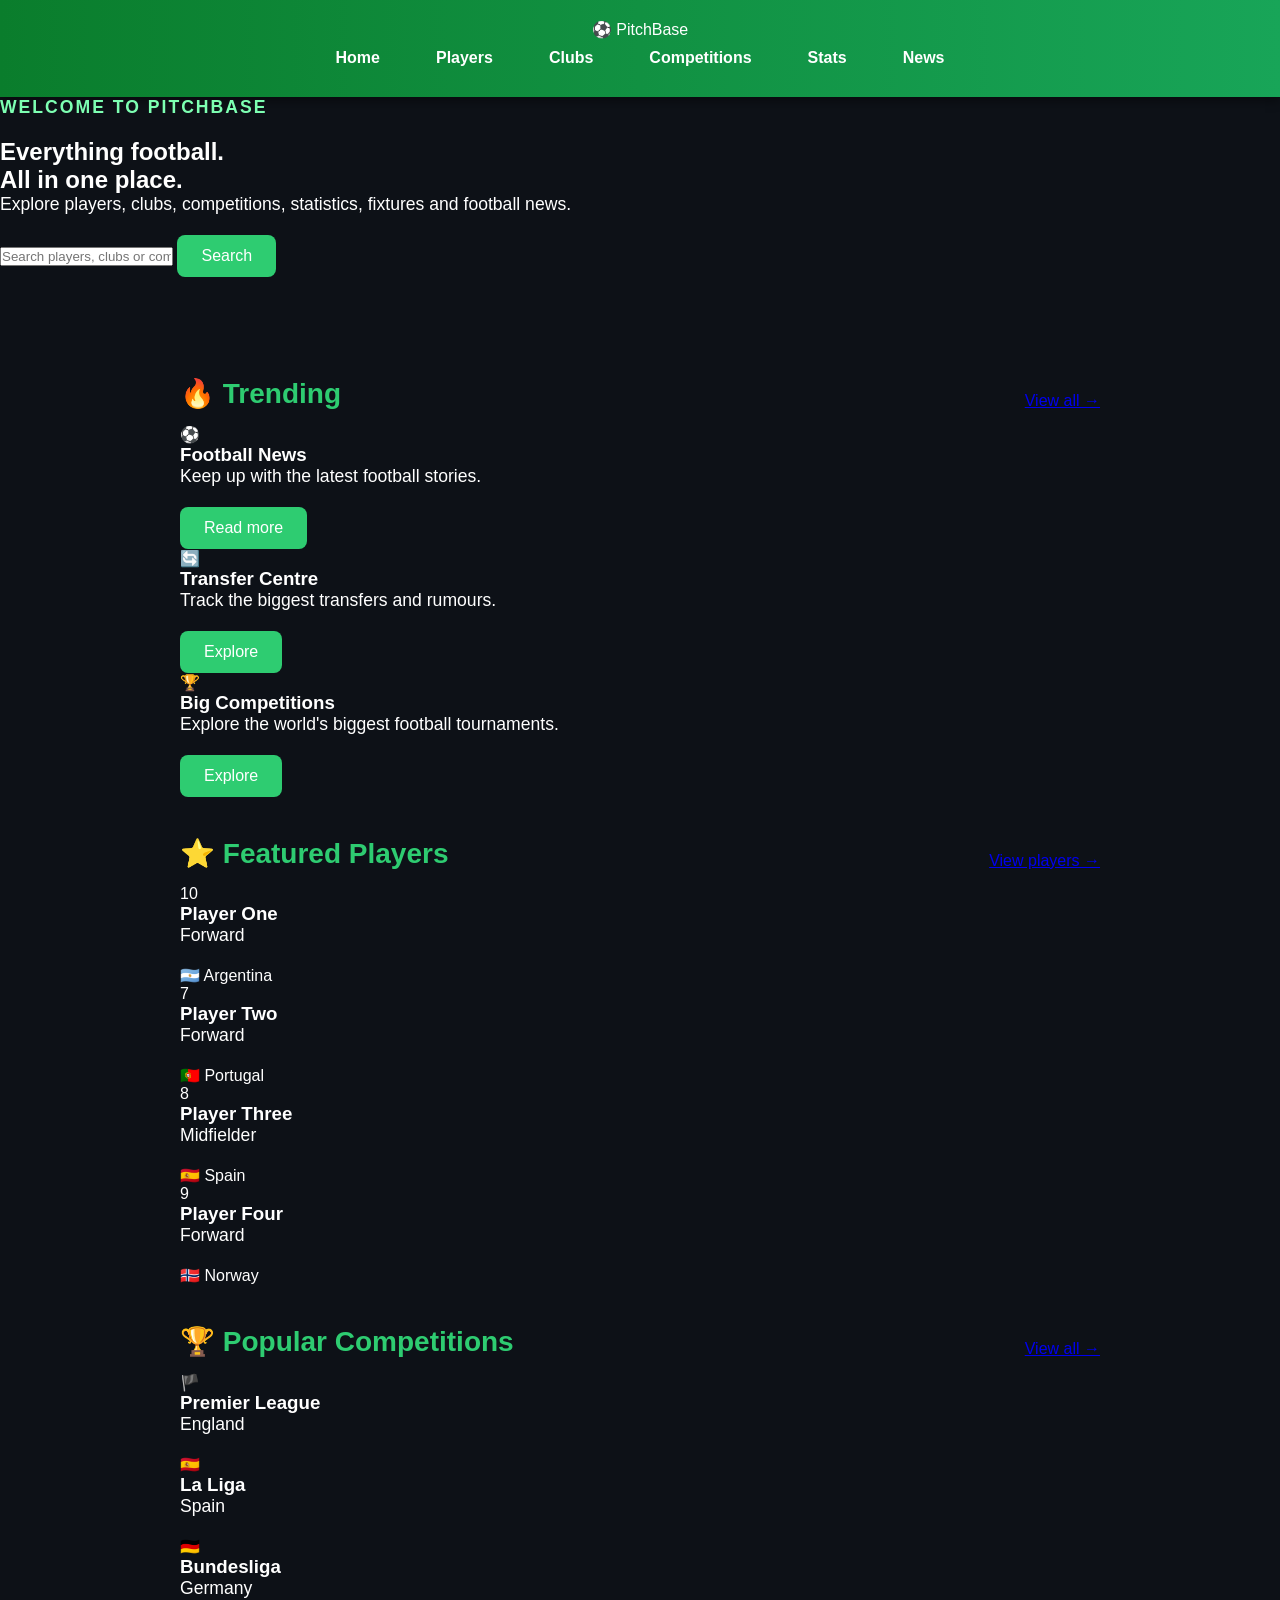
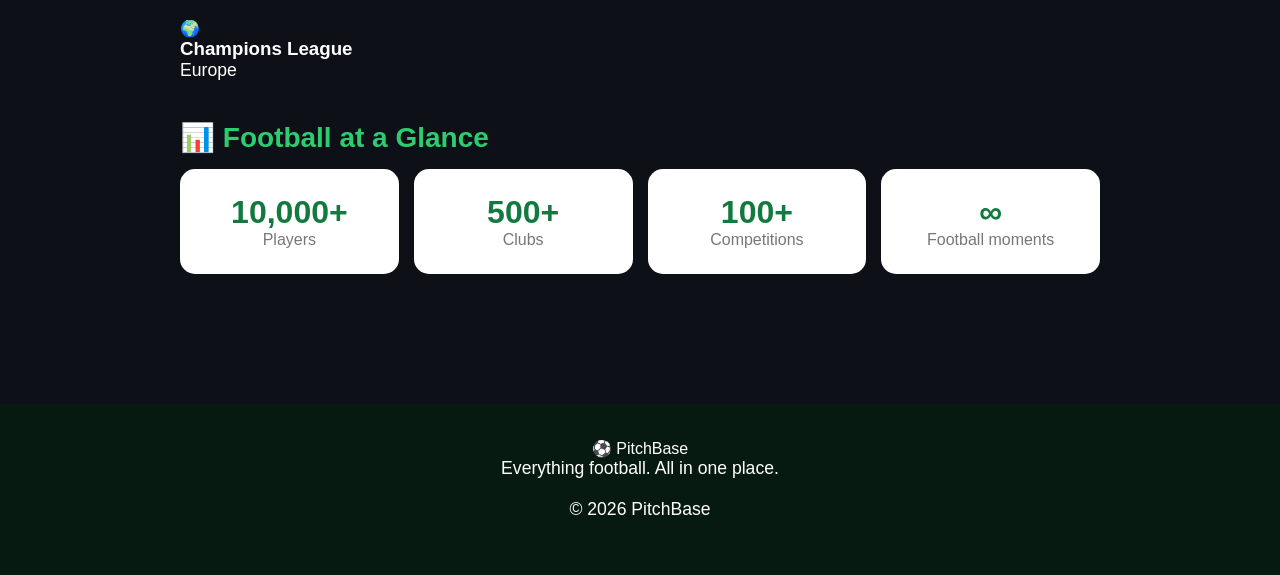
<file: index.html>
<!DOCTYPE html>
<html lang="en">
<head>
    <meta charset="UTF-8">
    <meta name="viewport" content="width=device-width, initial-scale=1.0">

    <title>PitchBase | Everything Football</title>

    <link rel="stylesheet" href="style.css">
</head>

<body>

    <!-- NAVIGATION -->
    <header class="navbar">

        <div class="logo">
            ⚽ <span>PitchBase</span>
        </div>

        <nav>
            <a href="index.html" class="active">Home</a>
            <a href="players.html">Players</a>
            <a href="#">Clubs</a>
            <a href="worldcup2026.html">Competitions</a>
            <a href="#">Stats</a>
            <a href="#">News</a>
        </nav>

    </header>


    <!-- HERO -->
    <section class="hero">

        <div class="hero-content">

            <p class="hero-small">WELCOME TO PITCHBASE</p>

            <h1>
                Everything football.<br>
                <span>All in one place.</span>
            </h1>

            <p class="hero-description">
                Explore players, clubs, competitions, statistics,
                fixtures and football news.
            </p>

            <div class="search-box">

                <input
                    type="text"
                    id="searchInput"
                    placeholder="Search players, clubs or competitions..."
                >

                <button id="searchButton">Search</button>

            </div>

            <p id="searchMessage"></p>

        </div>

    </section>


    <!-- MAIN CONTENT -->
    <main>

        <!-- TRENDING -->
        <section class="section">

            <div class="section-title">
                <h2>🔥 Trending</h2>
                <a href="#">View all →</a>
            </div>

            <div class="cards">

                <article class="news-card">
                    <div class="card-icon">⚽</div>
                    <h3>Football News</h3>
                    <p>Keep up with the latest football stories.</p>
                    <button>Read more</button>
                </article>

                <article class="news-card">
                    <div class="card-icon">🔄</div>
                    <h3>Transfer Centre</h3>
                    <p>Track the biggest transfers and rumours.</p>
                    <button>Explore</button>
                </article>

                <article class="news-card">
                    <div class="card-icon">🏆</div>
                    <h3>Big Competitions</h3>
                    <p>Explore the world's biggest football tournaments.</p>
                    <button>Explore</button>
                </article>

            </div>

        </section>


        <!-- FEATURED PLAYERS -->
        <section class="section">

            <div class="section-title">
                <h2>⭐ Featured Players</h2>
                <a href="#">View players →</a>
            </div>

            <div class="player-grid">

                <div class="player-card">
                    <div class="player-number">10</div>
                    <h3>Player One</h3>
                    <p>Forward</p>
                    <span>🇦🇷 Argentina</span>
                </div>

                <div class="player-card">
                    <div class="player-number">7</div>
                    <h3>Player Two</h3>
                    <p>Forward</p>
                    <span>🇵🇹 Portugal</span>
                </div>

                <div class="player-card">
                    <div class="player-number">8</div>
                    <h3>Player Three</h3>
                    <p>Midfielder</p>
                    <span>🇪🇸 Spain</span>
                </div>

                <div class="player-card">
                    <div class="player-number">9</div>
                    <h3>Player Four</h3>
                    <p>Forward</p>
                    <span>🇳🇴 Norway</span>
                </div>

            </div>

        </section>


        <!-- COMPETITIONS -->
        <section class="section">

            <div class="section-title">
                <h2>🏆 Popular Competitions</h2>
                <a href="#">View all →</a>
            </div>

            <div class="competition-grid">

                <div class="competition-card">
                    <span>🏴</span>
                    <h3>Premier League</h3>
                    <p>England</p>
                </div>

                <div class="competition-card">
                    <span>🇪🇸</span>
                    <h3>La Liga</h3>
                    <p>Spain</p>
                </div>

                <div class="competition-card">
                    <span>🇩🇪</span>
                    <h3>Bundesliga</h3>
                    <p>Germany</p>
                </div>

                <div class="competition-card">
                    <span>🌍</span>
                    <h3>Champions League</h3>
                    <p>Europe</p>
                </div>

            </div>

        </section>


        <!-- QUICK STATS -->
        <section class="section">

            <div class="section-title">
                <h2>📊 Football at a Glance</h2>
            </div>

            <div class="stats-grid">

                <div class="stat">
                    <strong>10,000+</strong>
                    <span>Players</span>
                </div>

                <div class="stat">
                    <strong>500+</strong>
                    <span>Clubs</span>
                </div>

                <div class="stat">
                    <strong>100+</strong>
                    <span>Competitions</span>
                </div>

                <div class="stat">
                    <strong>∞</strong>
                    <span>Football moments</span>
                </div>

            </div>

        </section>

    </main>


    <!-- FOOTER -->
    <footer>

        <div class="logo">
            ⚽ <span>PitchBase</span>
        </div>

        <p>Everything football. All in one place.</p>

        <p class="copyright">
            © 2026 PitchBase
        </p>

    </footer>


    <script src="script.js"></script>

</body>
</html>
</file>
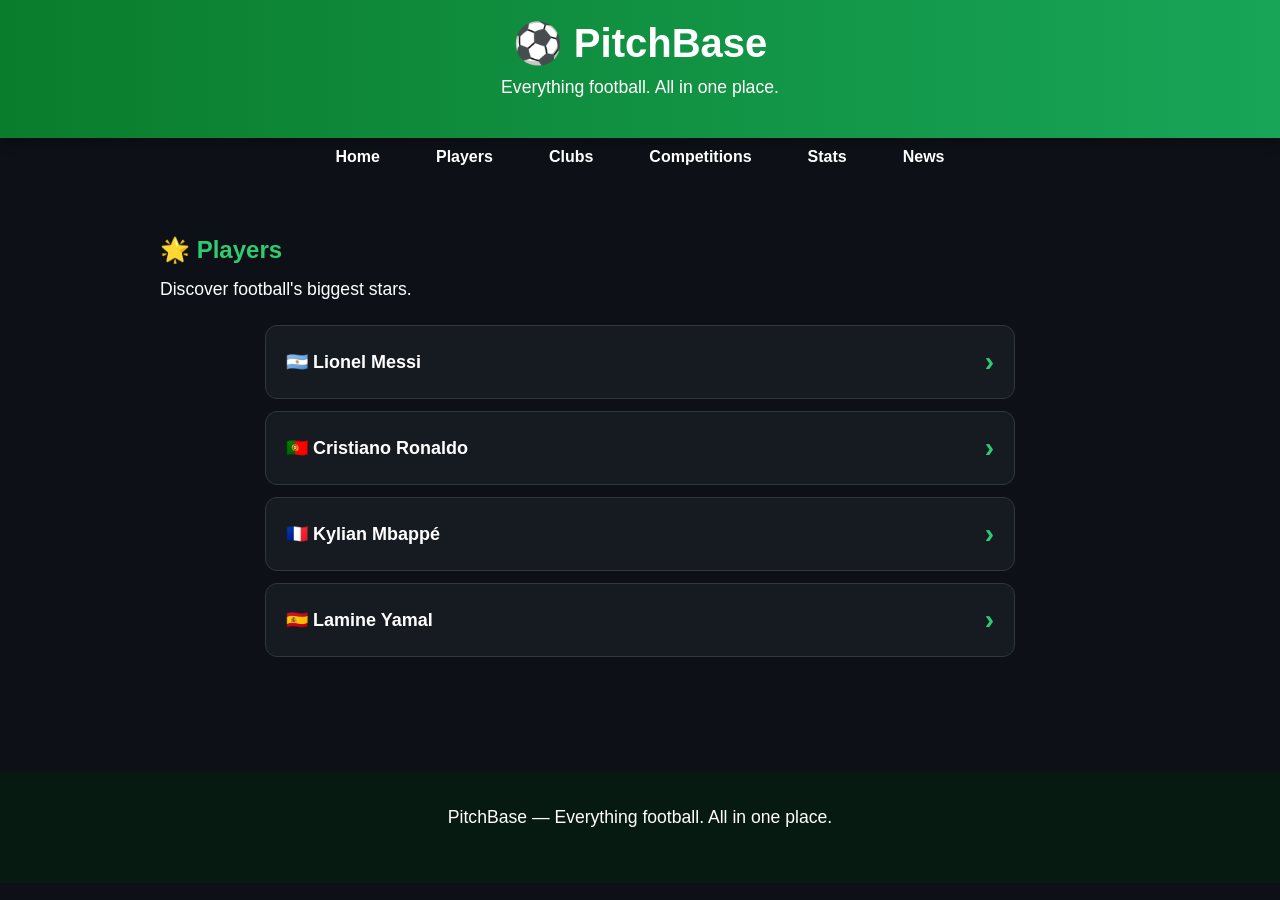
<file: players.html>
<!DOCTYPE html>
<html lang="en">
<head>
    <meta charset="UTF-8">
    <meta name="viewport" content="width=device-width, initial-scale=1.0">
    <title>Players | PitchBase</title>
    <link rel="stylesheet" href="style.css">
</head>
<body>

<header>
    <h1>⚽ PitchBase</h1>
    <p>Everything football. All in one place.</p>
</header>

<nav>
    <a href="index.html">Home</a>
    <a href="players.html" class="active">Players</a>
    <a href="clubs.html">Clubs</a>
    <a href="worldcup2026.html">Competitions</a>
    <a href="stats.html">Stats</a>
    <a href="news.html">News</a>
</nav>

<main>
    <h2>🌟 Players</h2>
    <p>Discover football's biggest stars.</p>

    
<div class="player-name-list">

    <a class="player-name-link" href="messi.html">
        <span>🇦🇷 Lionel Messi</span>
        <span class="player-arrow">›</span>
    </a>

    <a class="player-name-link" href="ronaldo.html">
        <span>🇵🇹 Cristiano Ronaldo</span>
        <span class="player-arrow">›</span>
    </a>

    <a class="player-name-link" href="mbappe.html">
        <span>🇫🇷 Kylian Mbappé</span>
        <span class="player-arrow">›</span>
    </a>

    <a class="player-name-link" href="yamal.html">
        <span>🇪🇸 Lamine Yamal</span>
        <span class="player-arrow">›</span>
    </a>

</div>

</main>

<footer>
    <p>PitchBase — Everything football. All in one place.</p>
</footer>

</body>
</html>
</file>
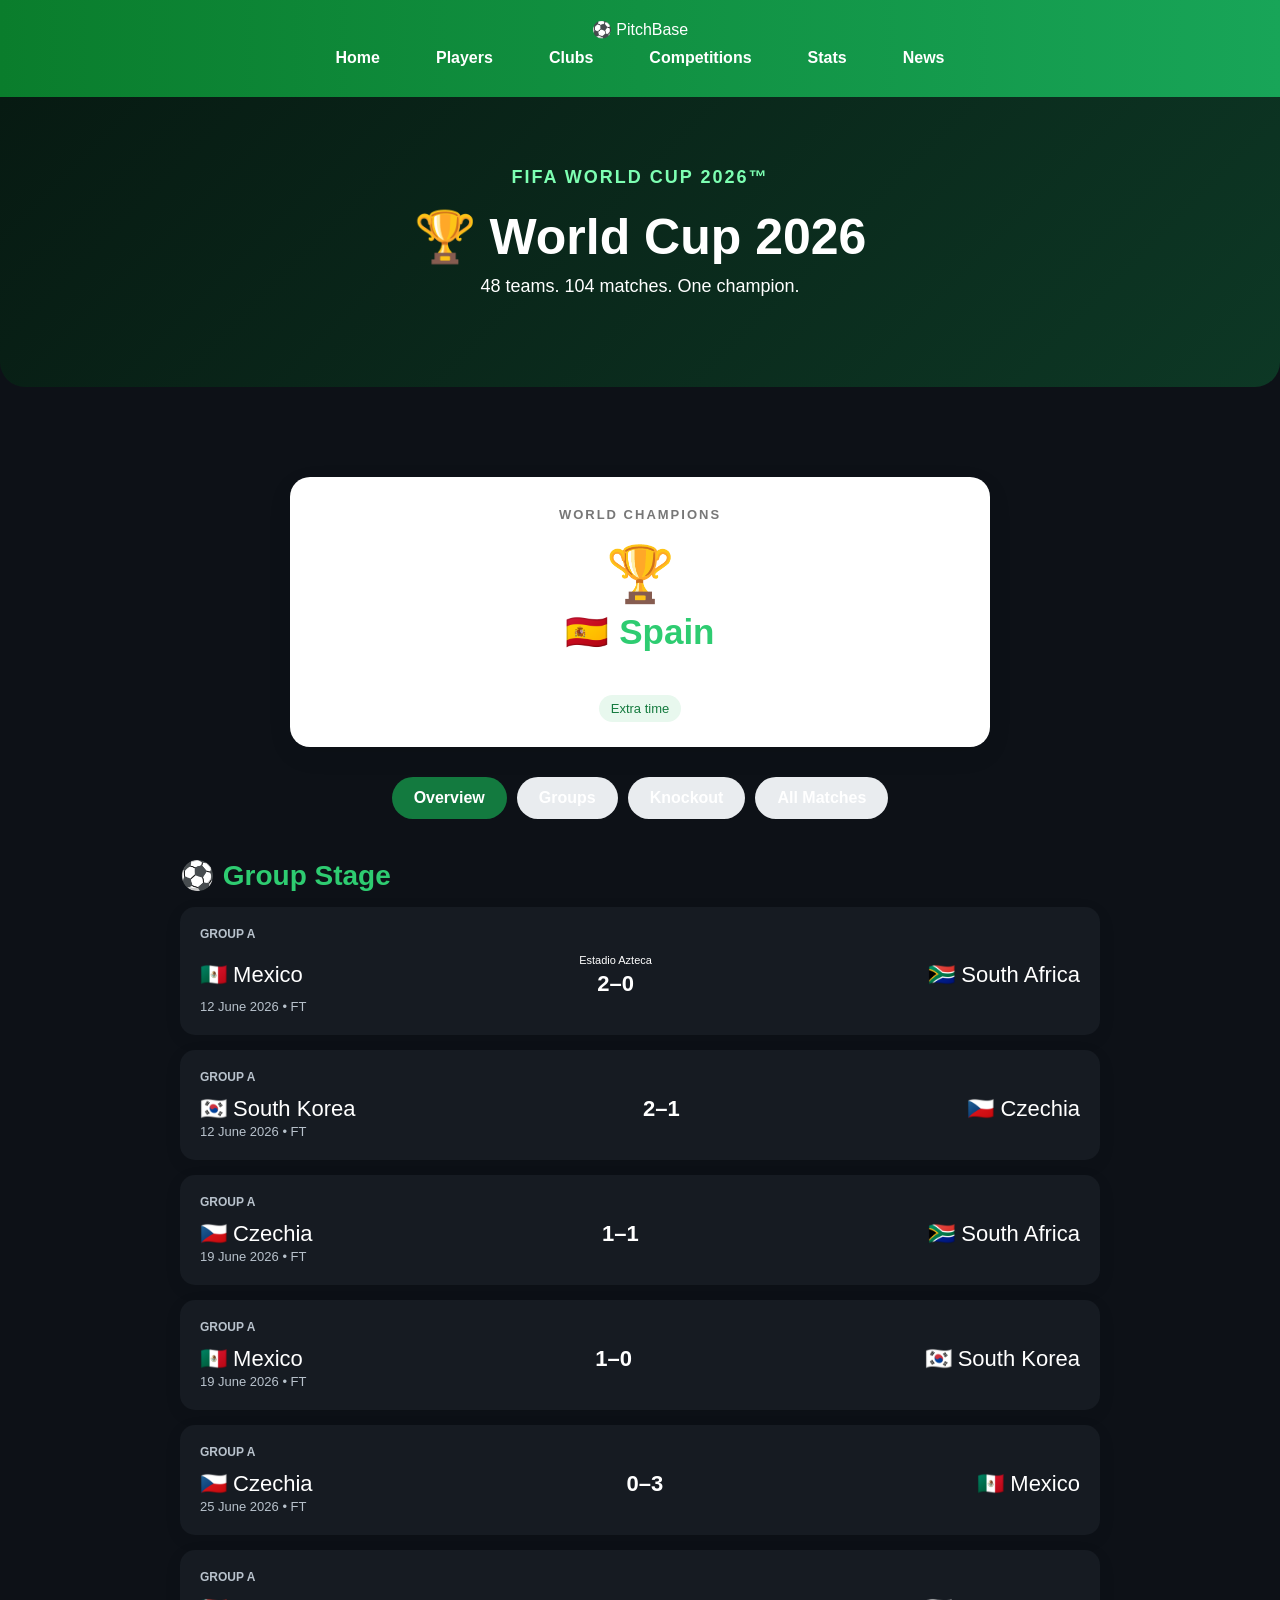
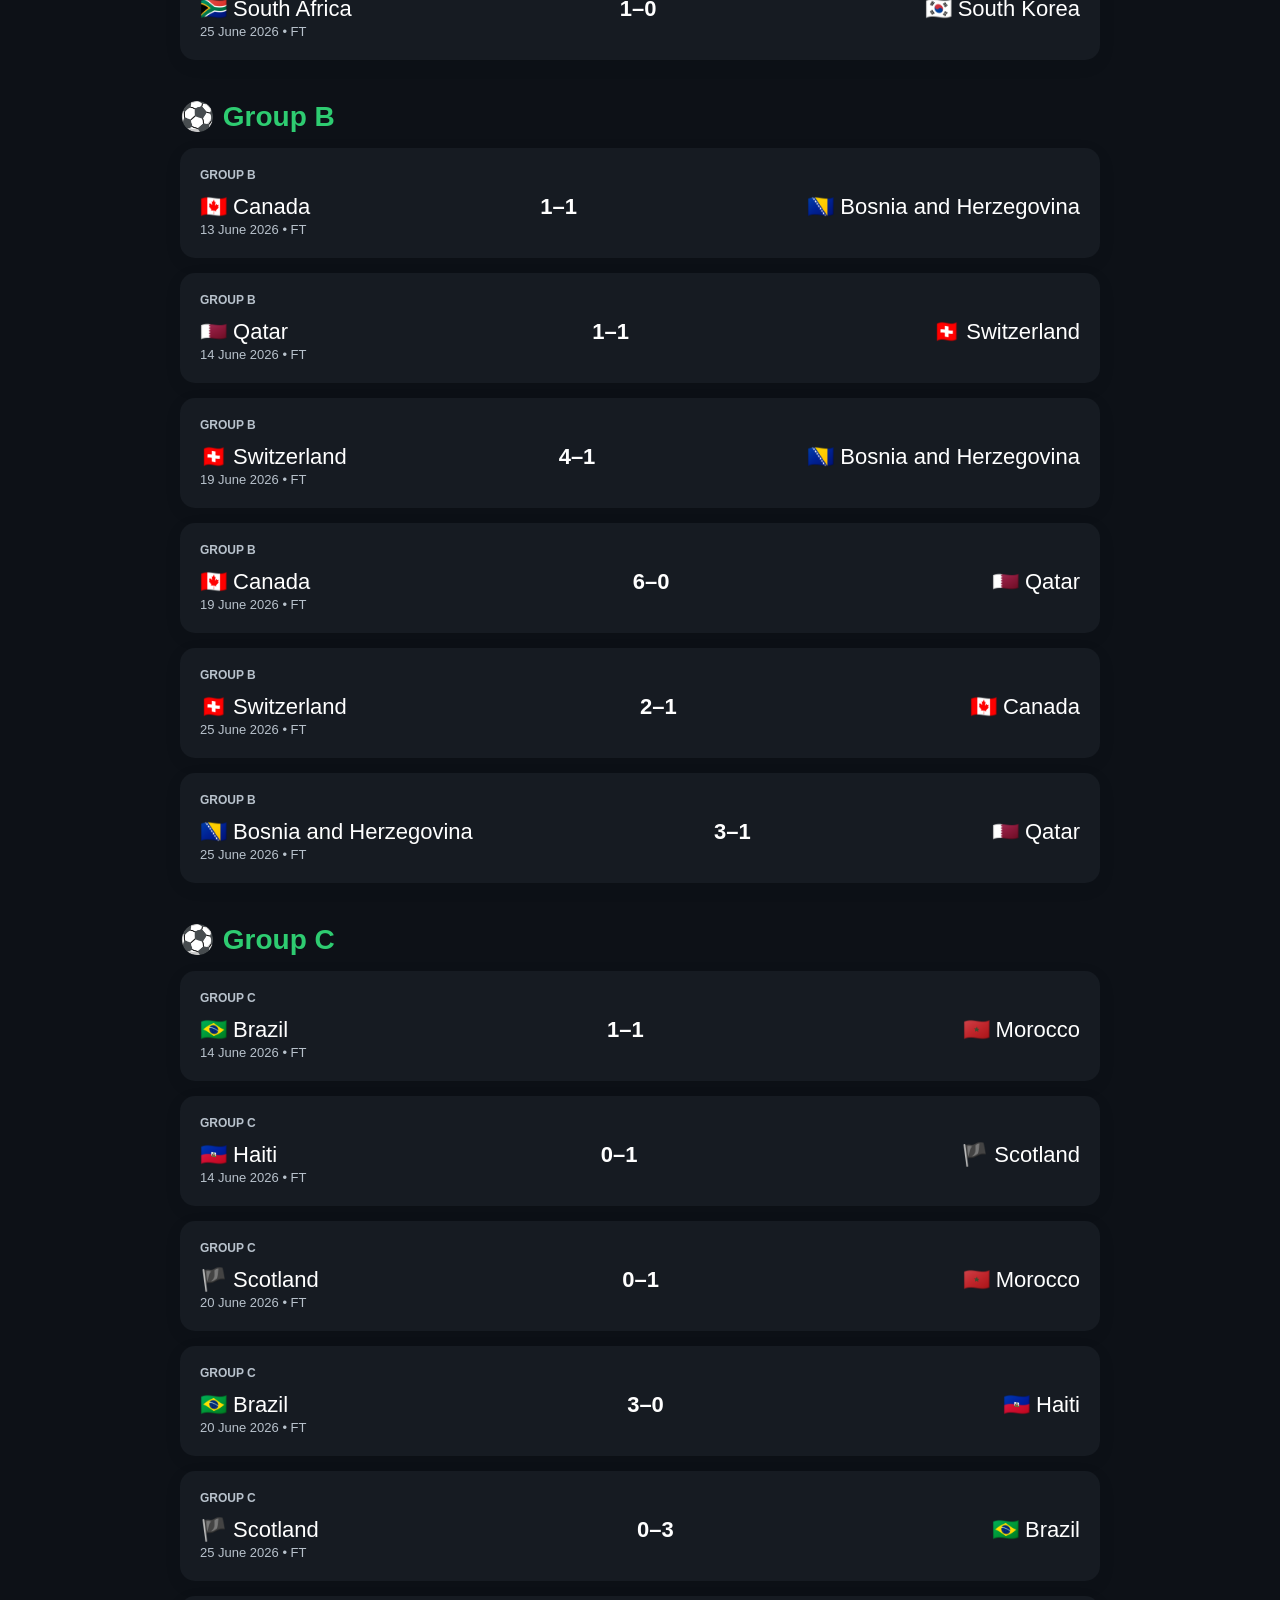
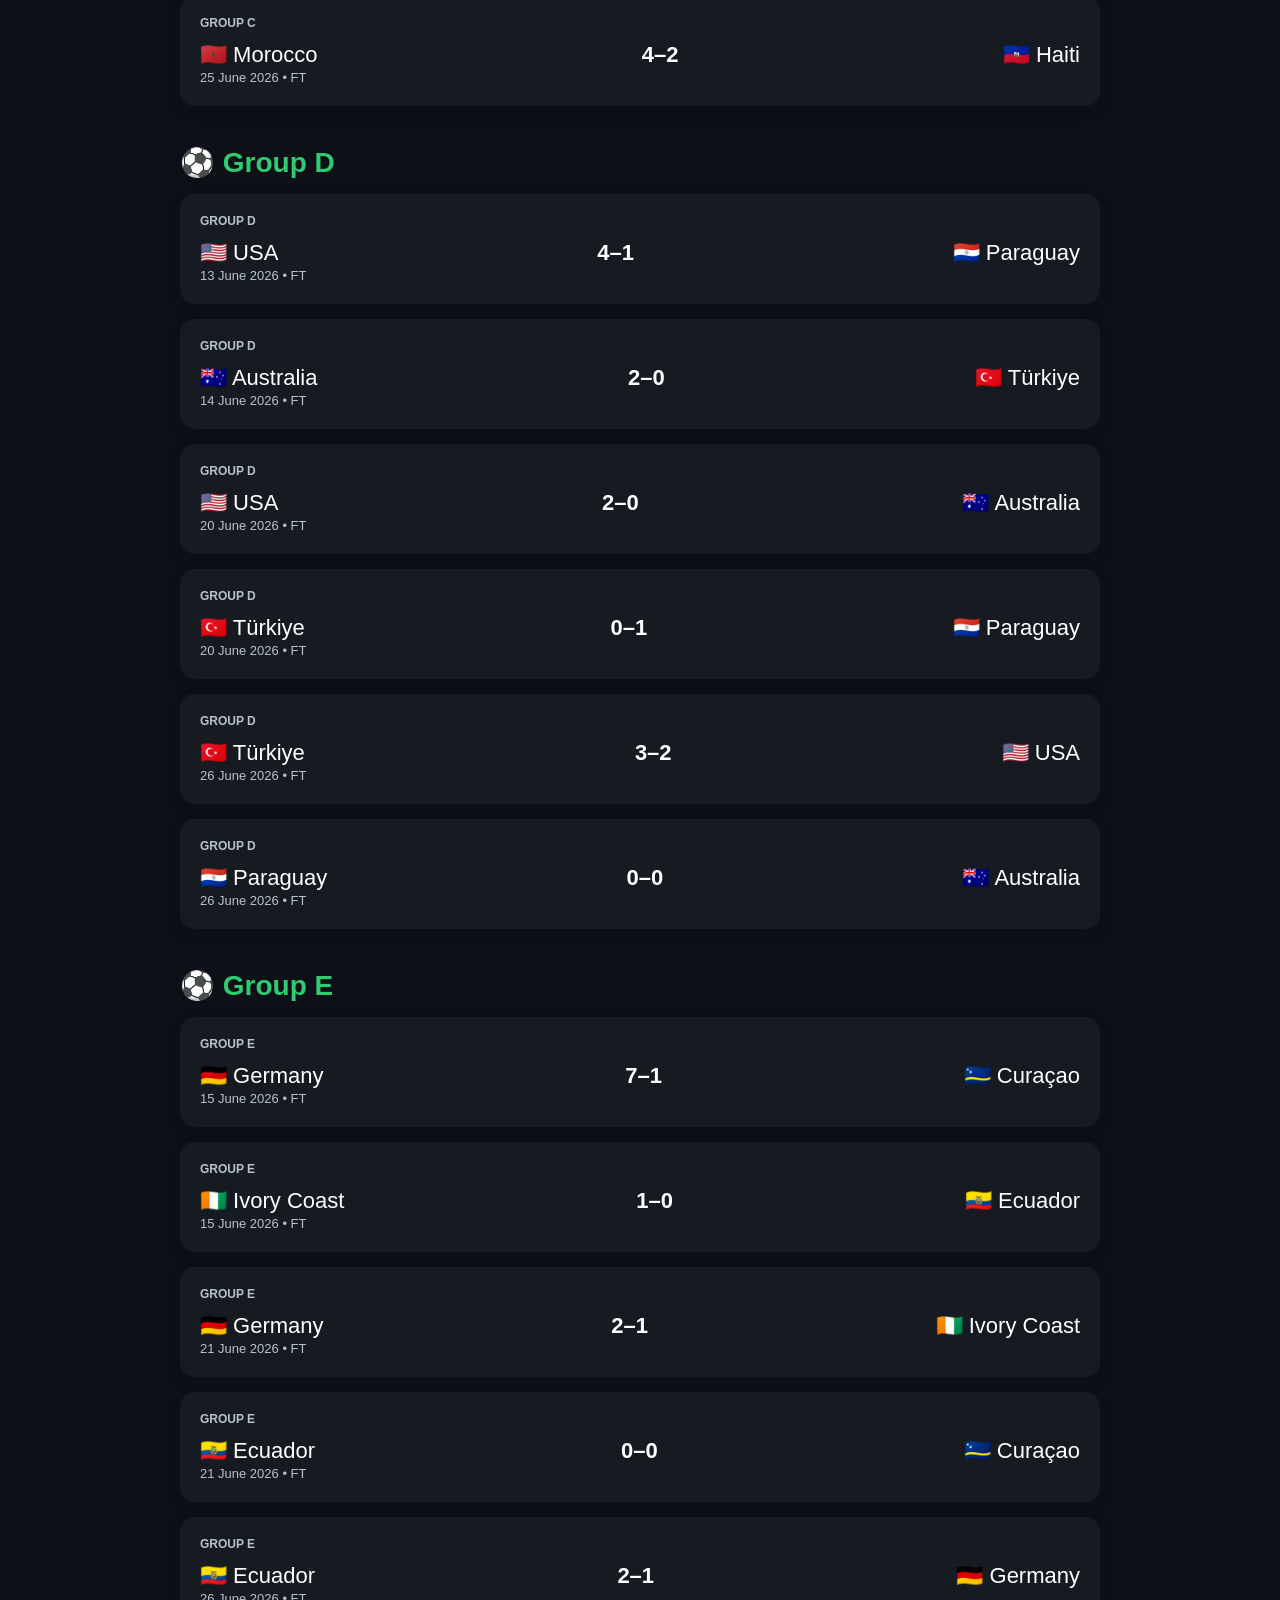
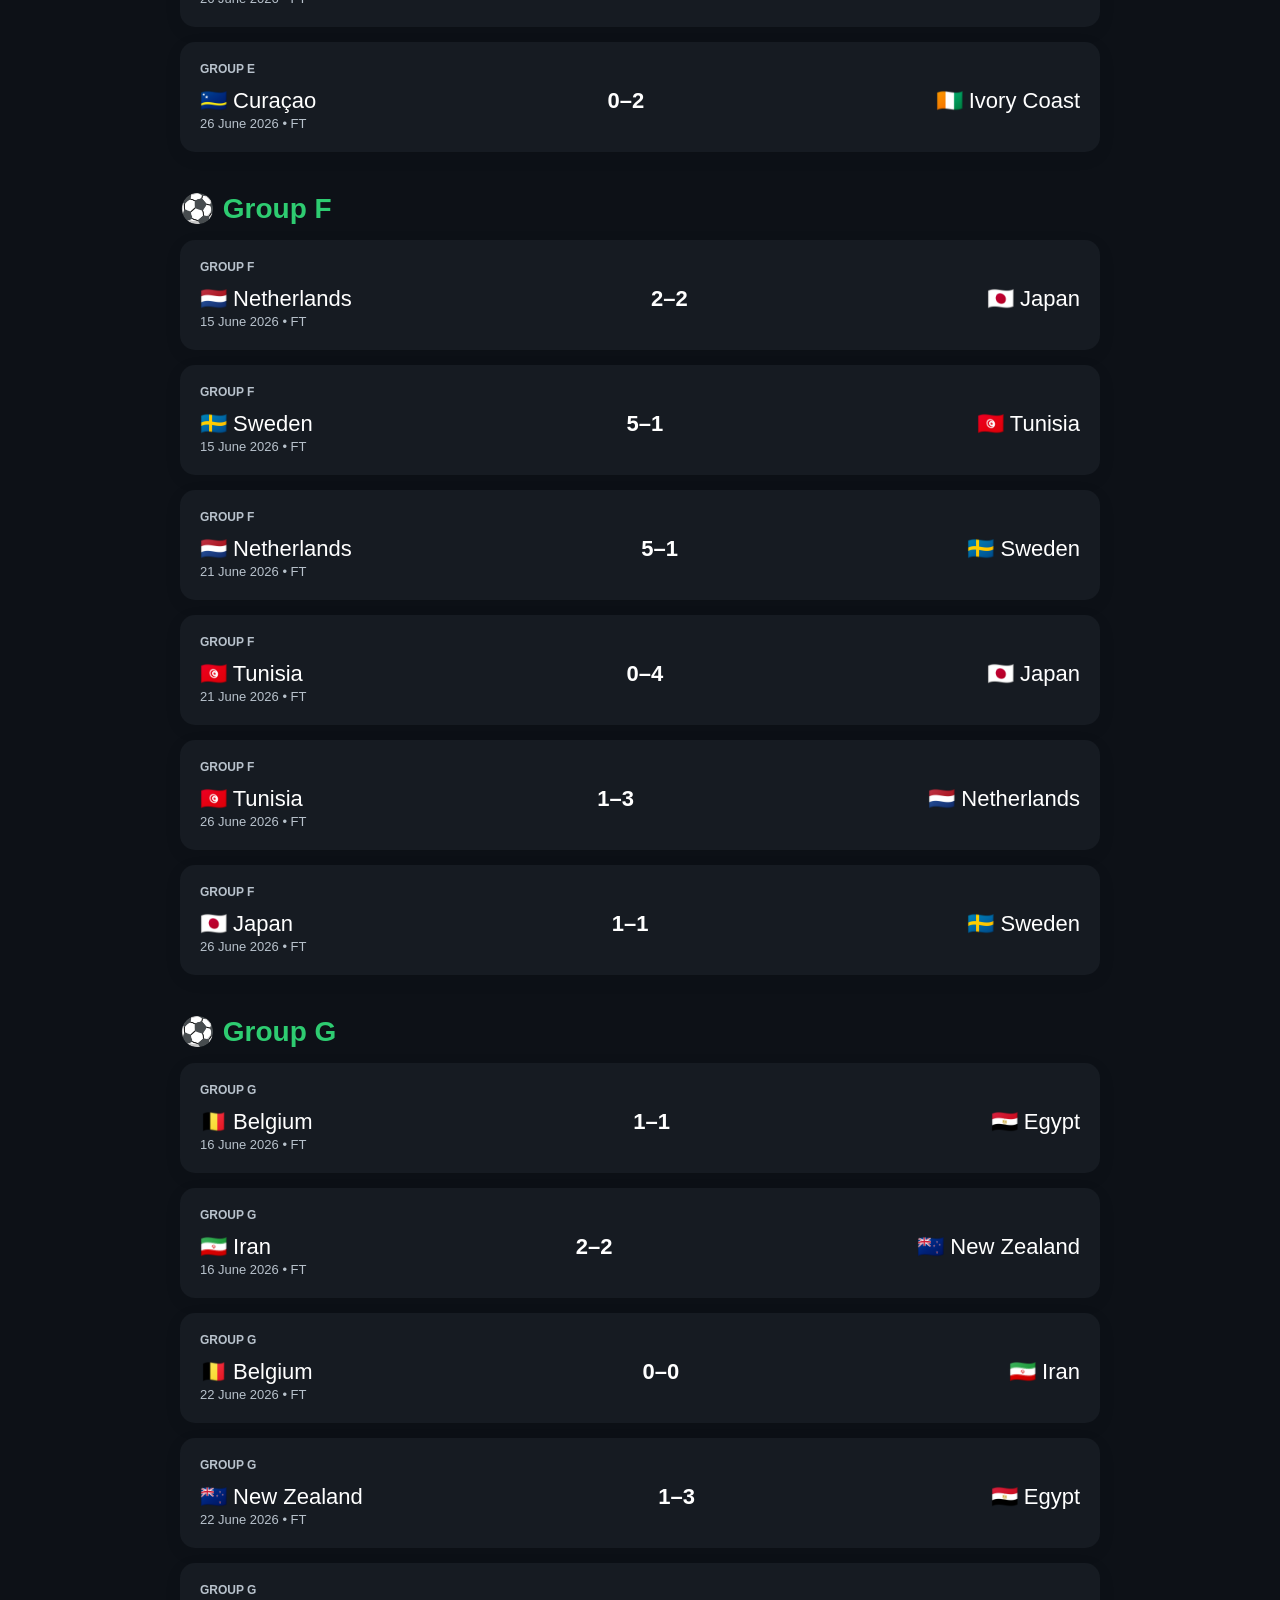
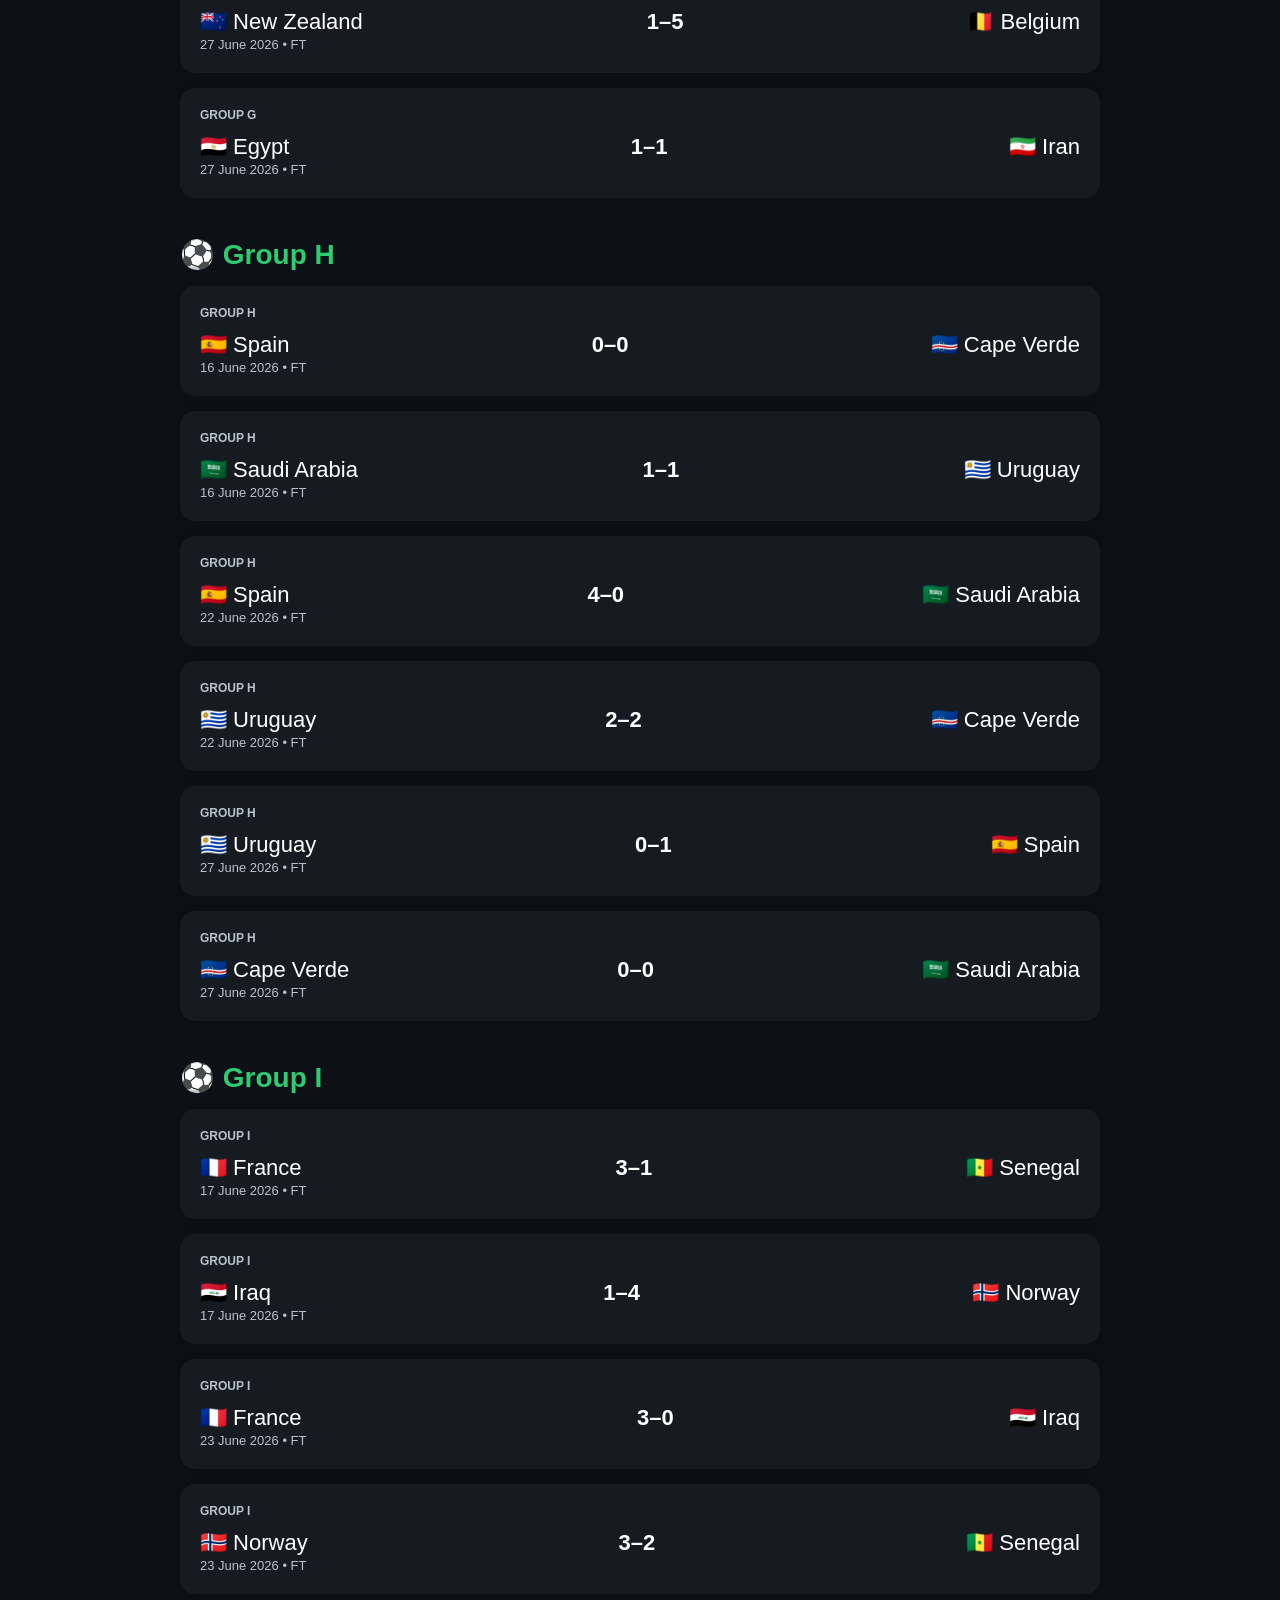
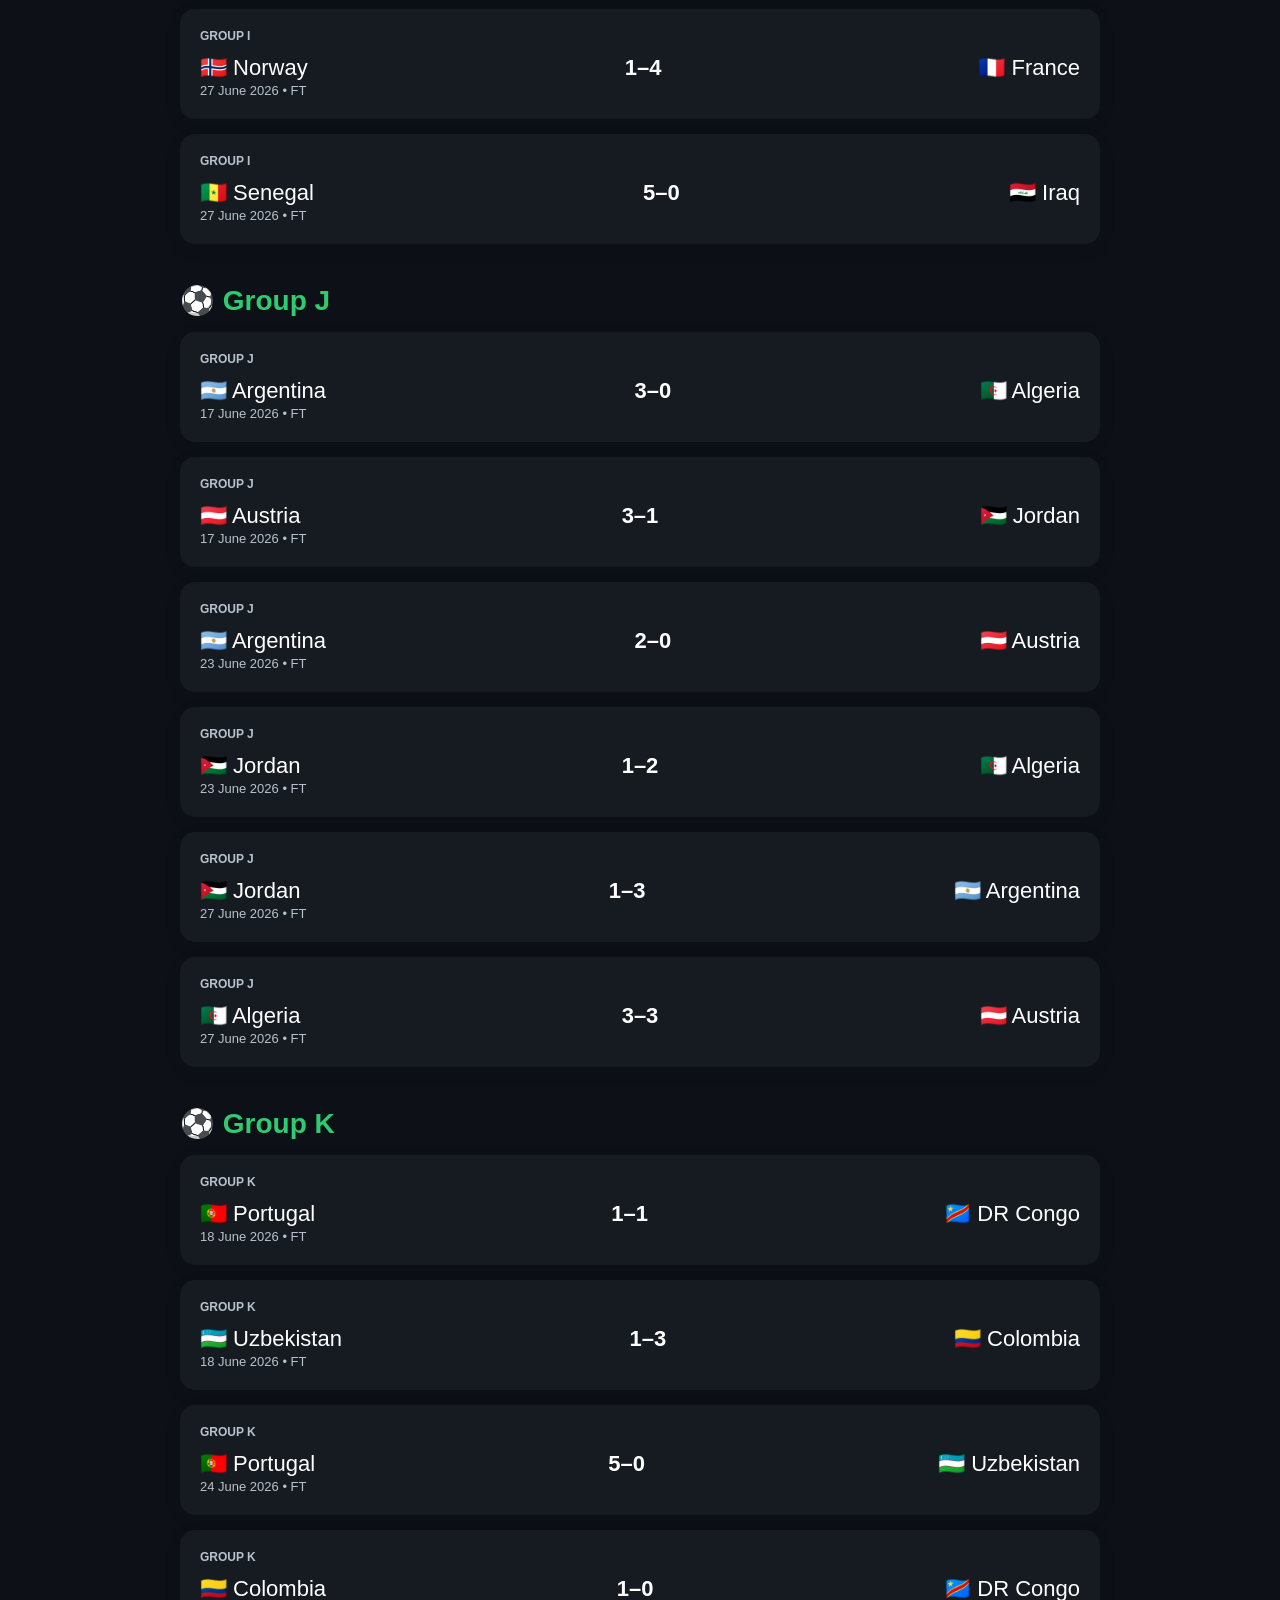
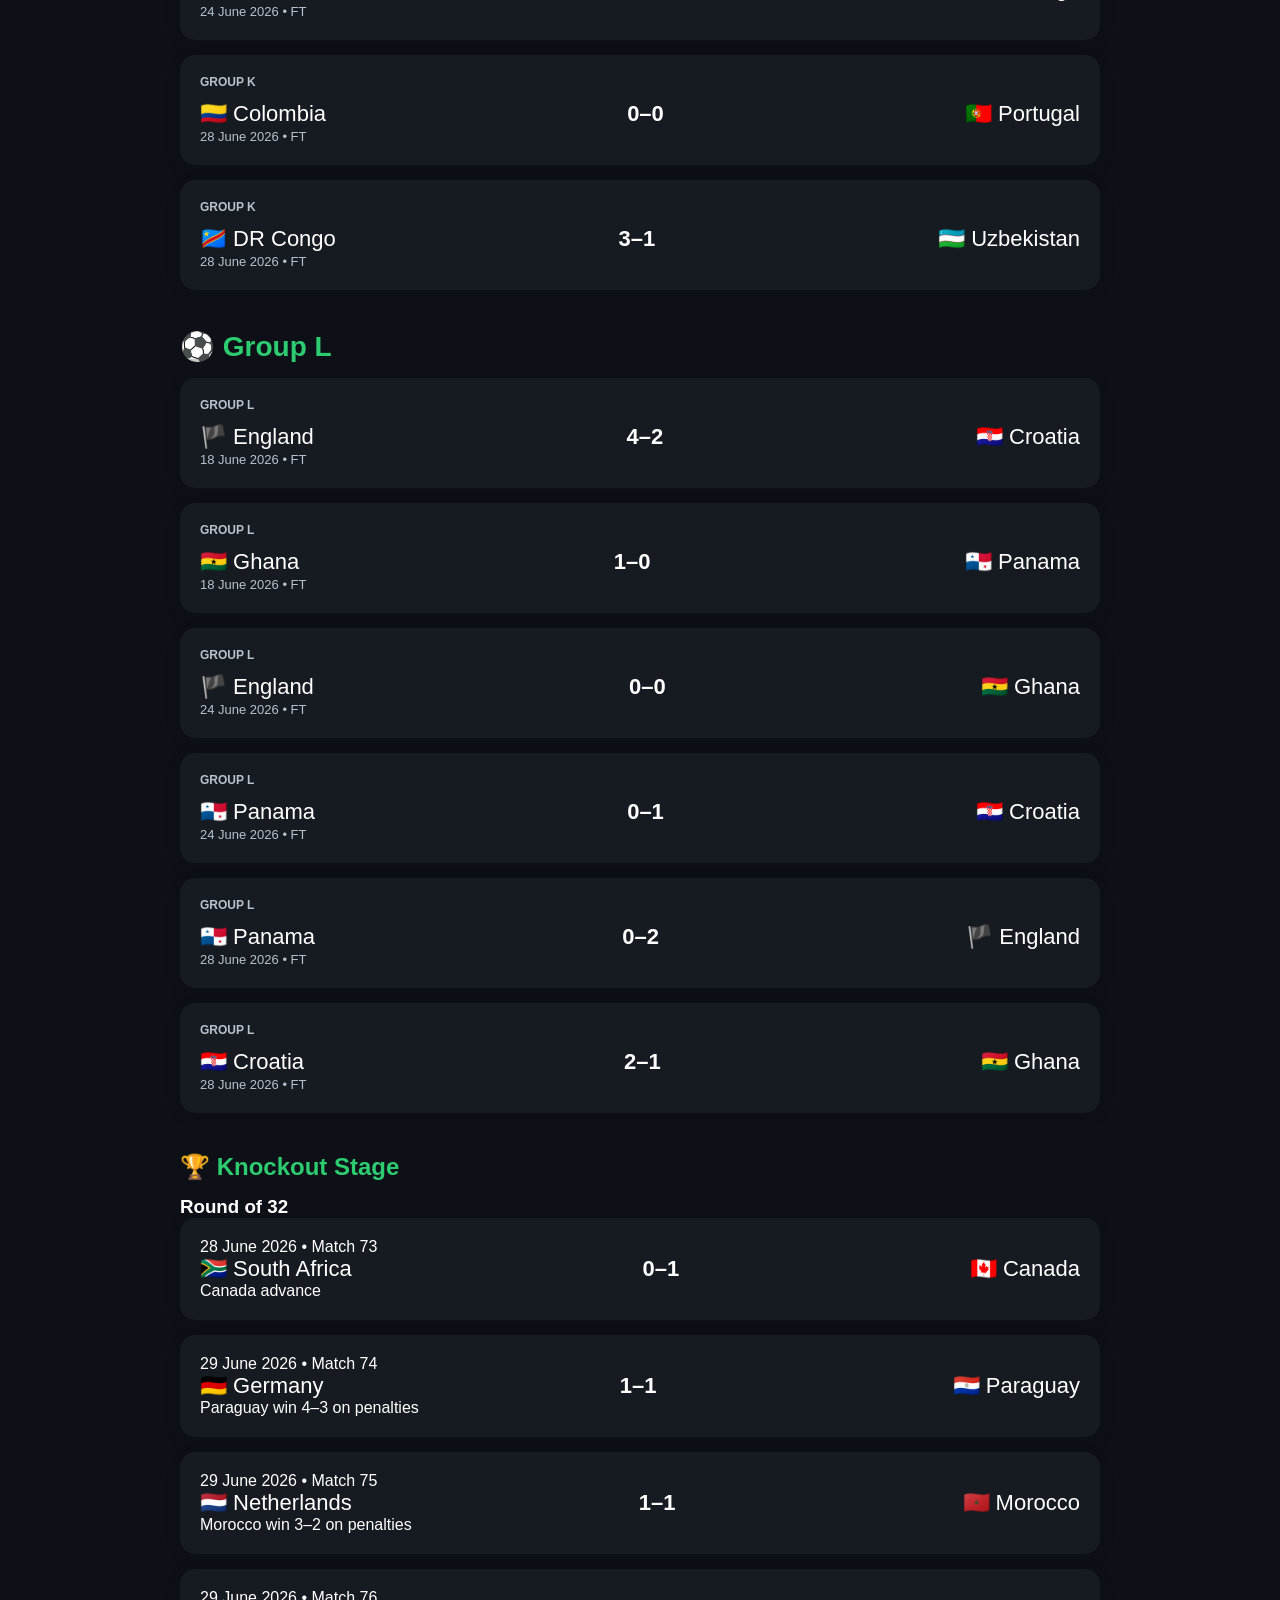
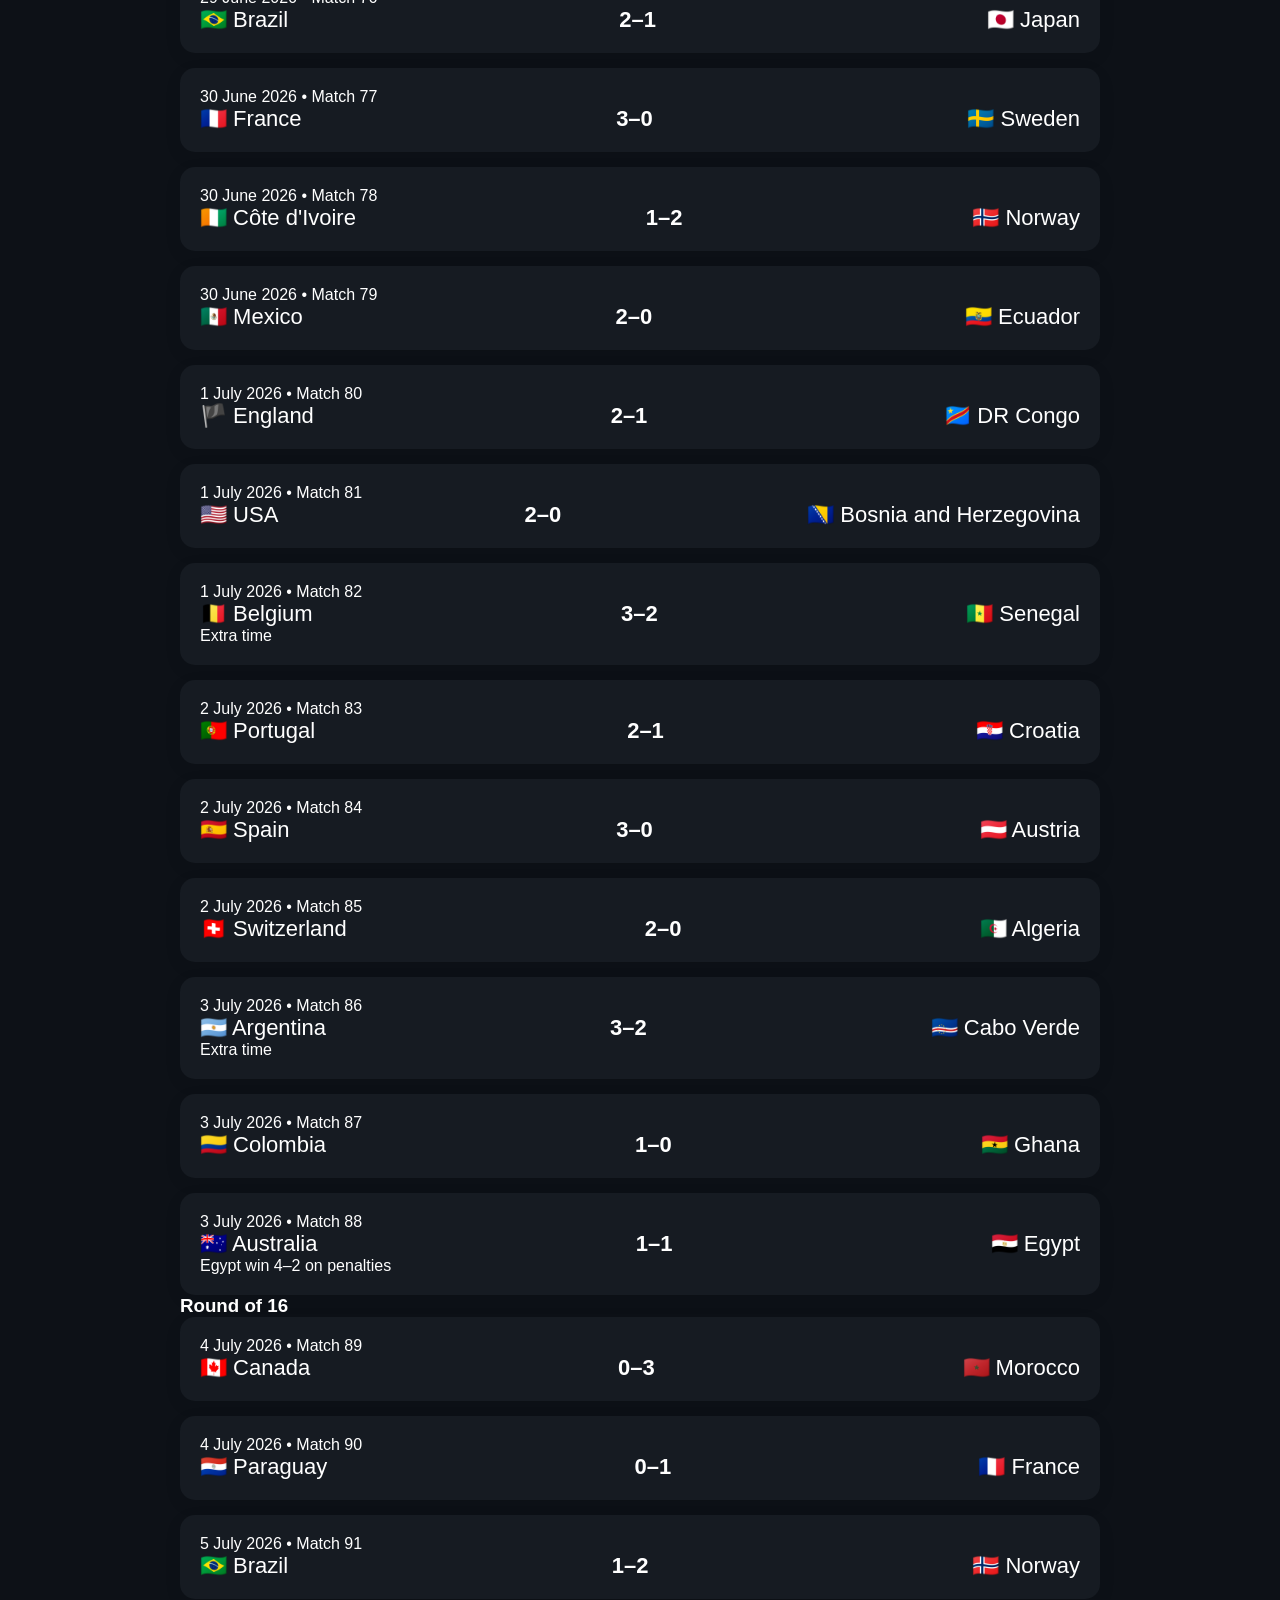
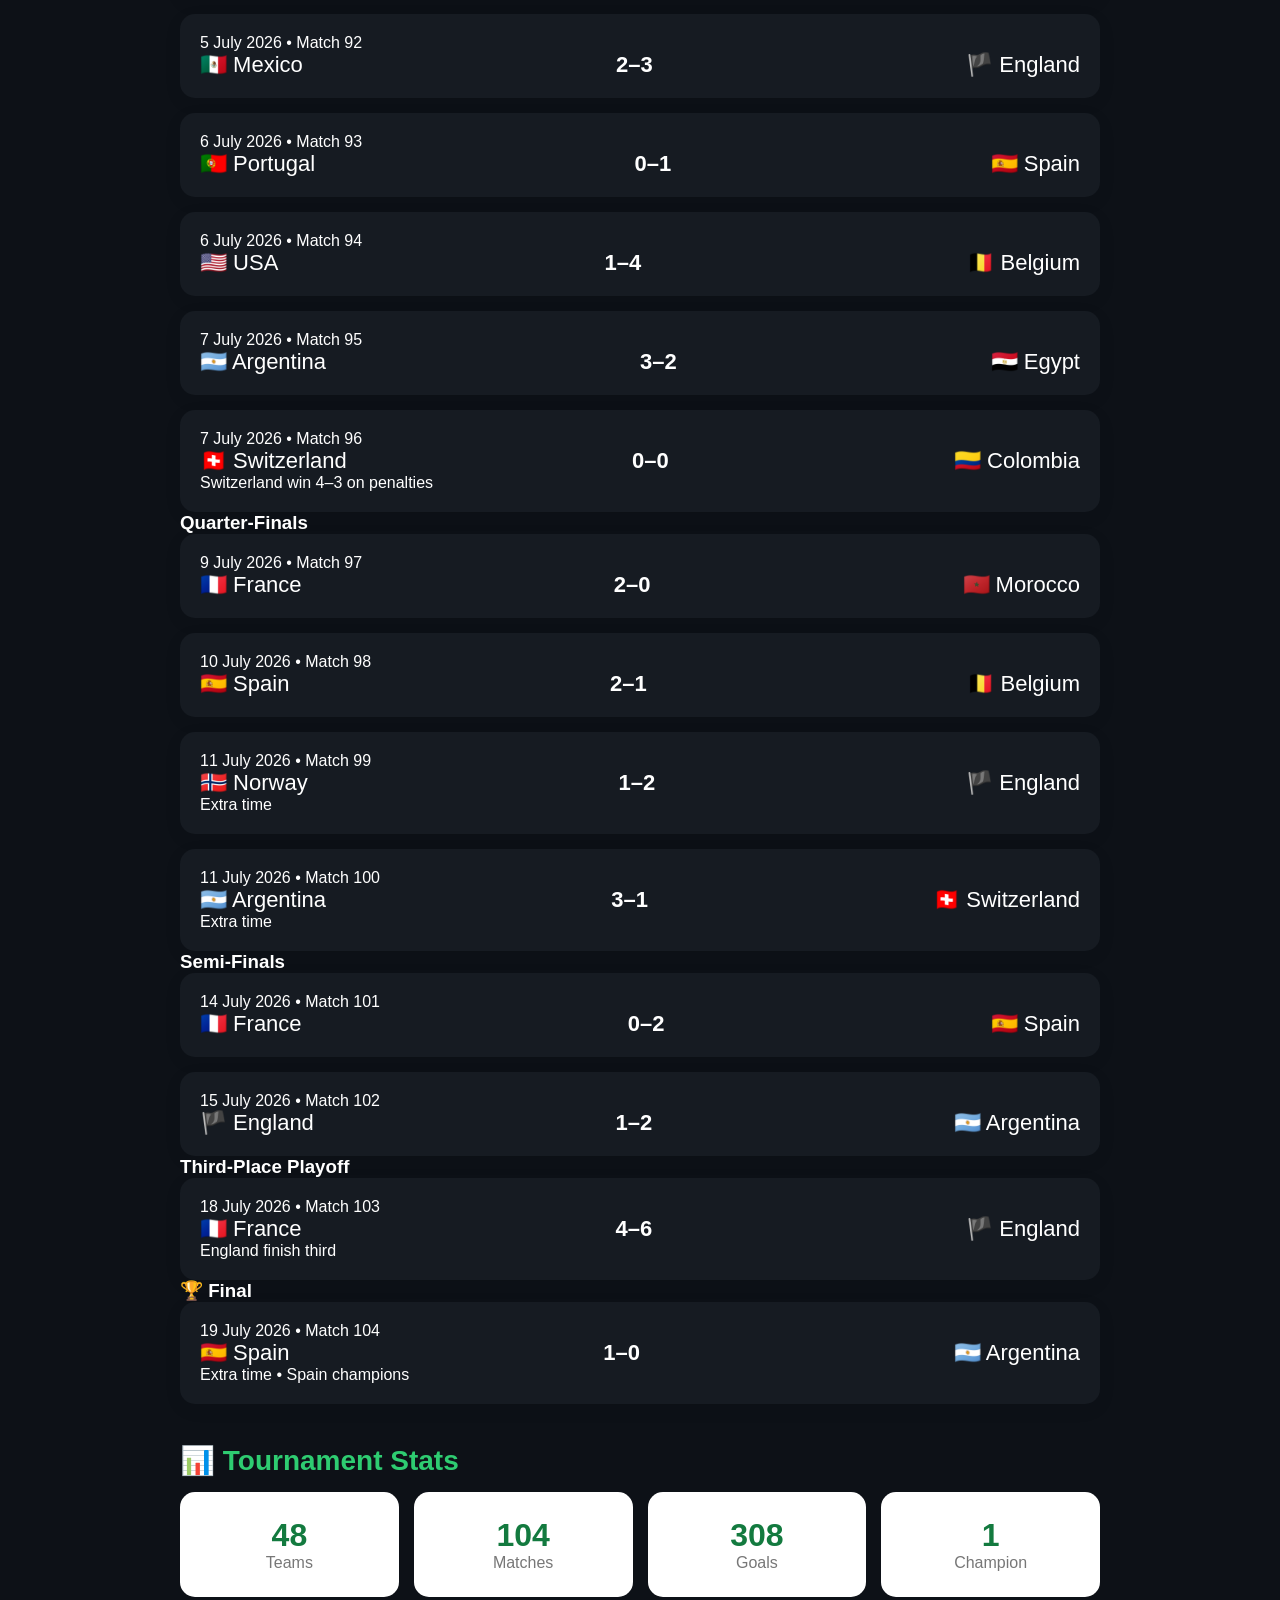
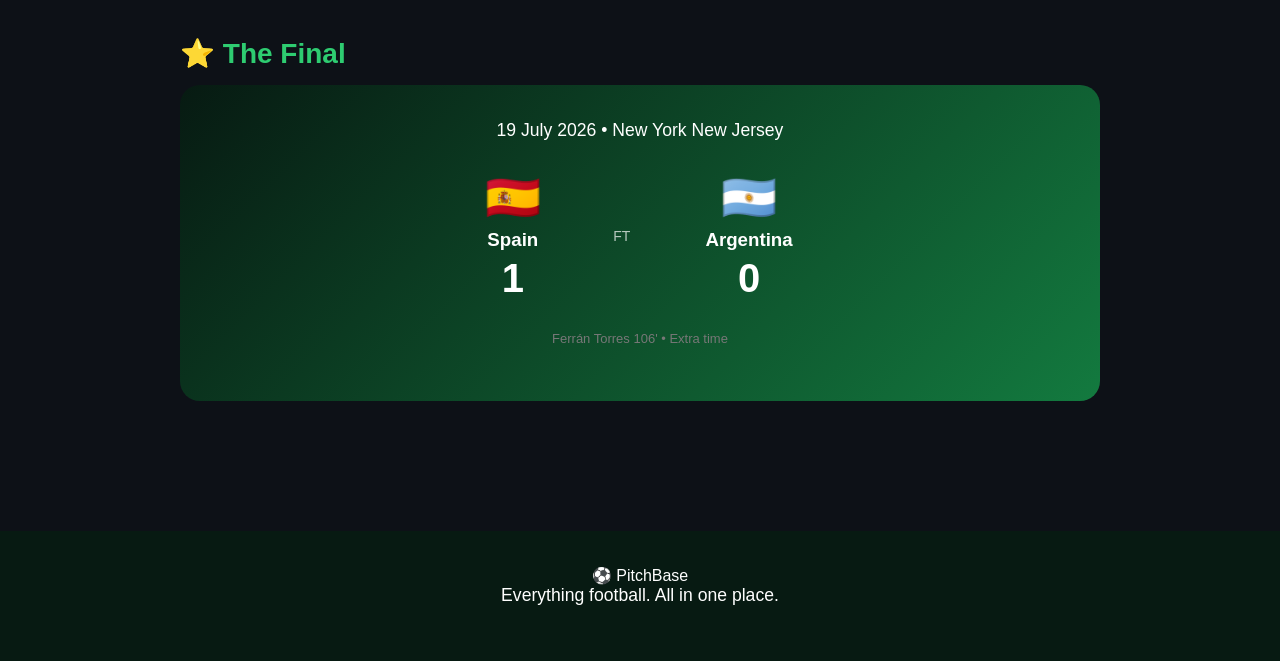
<file: worldcup2026.html>
<!DOCTYPE html>
<html lang="en">
<head>
    <meta charset="UTF-8">
    <meta name="viewport" content="width=device-width, initial-scale=1.0">

    <title>World Cup 2026 | PitchBase</title>

    <link rel="stylesheet" href="style.css">
</head>

<body>

    <!-- NAVIGATION -->
    <header class="navbar">
        <div class="logo">
            ⚽ <span>PitchBase</span>
        </div>

        <nav>
            <a href="index.html">Home</a>
            <a href="#">Players</a>
            <a href="#">Clubs</a>
            <a href="#">Competitions</a>
            <a href="#">Stats</a>
            <a href="#">News</a>
        </nav>
    </header>


    <!-- WORLD CUP HEADER -->
    <section class="world-cup-hero">

        <div>
            <p class="hero-small">FIFA WORLD CUP 2026™</p>

            <h1>🏆 World Cup 2026</h1>

            <p>
                48 teams. 104 matches. One champion.
            </p>
        </div>

    </section>


    <main>

        <!-- CHAMPION -->
        <section class="world-cup-champion">

            <p>WORLD CHAMPIONS</p>

            <div class="trophy">🏆</div>

            <h2>🇪🇸 Spain</h2>

            <p>Spain 1–0 Argentina • Final</p>

            <span>Extra time</span>

        </section>


        <!-- TOURNAMENT NAVIGATION -->
        <div class="world-cup-tabs">
            
    <button class="wc-tab active">Overview</button>

    <button class="wc-tab" onclick="showSection('groups')">
        Groups
    </button>

    <button class="wc-tab" onclick="showSection('knockout')">
        Knockout
    </button>

    <button class="wc-tab" onclick="showSection('all-matches')">
        All Matches
    </button>
</div>
            
<!-- GROUP STAGE -->
<section class="section" id="groups">

    <div class="section-title">
        <h2>⚽ Group Stage</h2>
    </div>

    <div class="match-list">

        <!-- GROUP A -->

        
<div class="match-card">
    <span class="round">GROUP A</span>
    <div class="teams">
        <span class="winner">🇲🇽 Mexico</span>
        <div class="score-area">
    <span class="stadium">Estadio Azteca</span>
    <strong>2–0</strong>
</div>
        <span>🇿🇦 South Africa</span>
    </div>
    <span class="match-time">12 June 2026 • FT</span>
</div>


        <div class="match-card">
            <span class="round">GROUP A</span>
            <div class="teams">
                <span>🇰🇷 South Korea</span>
                <strong>2–1</strong>
                <span>🇨🇿 Czechia</span>
            </div>
            <span class="match-time">12 June 2026 • FT</span>
        </div>

        <div class="match-card">
            <span class="round">GROUP A</span>
            <div class="teams">
                <span>🇨🇿 Czechia</span>
                <strong>1–1</strong>
                <span>🇿🇦 South Africa</span>
            </div>
            <span class="match-time">19 June 2026 • FT</span>
        </div>

        <div class="match-card">
            <span class="round">GROUP A</span>
            <div class="teams">
                <span>🇲🇽 Mexico</span>
                <strong>1–0</strong>
                <span>🇰🇷 South Korea</span>
            </div>
            <span class="match-time">19 June 2026 • FT</span>
        </div>

        <div class="match-card">
            <span class="round">GROUP A</span>
            <div class="teams">
                <span>🇨🇿 Czechia</span>
                <strong>0–3</strong>
                <span>🇲🇽 Mexico</span>
            </div>
            <span class="match-time">25 June 2026 • FT</span>
        </div>

        <div class="match-card">
            <span class="round">GROUP A</span>
            <div class="teams">
                <span>🇿🇦 South Africa</span>
                <strong>1–0</strong>
                <span>🇰🇷 South Korea</span>
            </div>
            <span class="match-time">25 June 2026 • FT</span>
        </div>

    </div>

</section>
<!-- GROUP B -->
<section class="section">

    <div class="section-title">
        <h2>⚽ Group B</h2>
    </div>

    <div class="match-list">

        <div class="match-card">
            <span class="round">GROUP B</span>
            <div class="teams">
                <span>🇨🇦 Canada</span>
                <strong>1–1</strong>
                <span>🇧🇦 Bosnia and Herzegovina</span>
            </div>
            <span class="match-time">13 June 2026 • FT</span>
        </div>

        <div class="match-card">
            <span class="round">GROUP B</span>
            <div class="teams">
                <span>🇶🇦 Qatar</span>
                <strong>1–1</strong>
                <span>🇨🇭 Switzerland</span>
            </div>
            <span class="match-time">14 June 2026 • FT</span>
        </div>

        <div class="match-card">
            <span class="round">GROUP B</span>
            <div class="teams">
                <span>🇨🇭 Switzerland</span>
                <strong>4–1</strong>
                <span>🇧🇦 Bosnia and Herzegovina</span>
            </div>
            <span class="match-time">19 June 2026 • FT</span>
        </div>

        <div class="match-card">
            <span class="round">GROUP B</span>
            <div class="teams">
                <span>🇨🇦 Canada</span>
                <strong>6–0</strong>
                <span>🇶🇦 Qatar</span>
            </div>
            <span class="match-time">19 June 2026 • FT</span>
        </div>

        <div class="match-card">
            <span class="round">GROUP B</span>
            <div class="teams">
                <span>🇨🇭 Switzerland</span>
                <strong>2–1</strong>
                <span>🇨🇦 Canada</span>
            </div>
            <span class="match-time">25 June 2026 • FT</span>
        </div>

        <div class="match-card">
            <span class="round">GROUP B</span>
            <div class="teams">
                <span>🇧🇦 Bosnia and Herzegovina</span>
                <strong>3–1</strong>
                <span>🇶🇦 Qatar</span>
            </div>
            <span class="match-time">25 June 2026 • FT</span>
        </div>

    </div>

</section>
            <!-- GROUP C -->
<section class="section">

    <div class="section-title">
        <h2>⚽ Group C</h2>
    </div>

    <div class="match-list">

        <div class="match-card">
            <span class="round">GROUP C</span>
            <div class="teams">
                <span>🇧🇷 Brazil</span>
                <strong>1–1</strong>
                <span>🇲🇦 Morocco</span>
            </div>
            <span class="match-time">14 June 2026 • FT</span>
        </div>

        <div class="match-card">
            <span class="round">GROUP C</span>
            <div class="teams">
                <span>🇭🇹 Haiti</span>
                <strong>0–1</strong>
                <span>🏴 Scotland</span>
            </div>
            <span class="match-time">14 June 2026 • FT</span>
        </div>

        <div class="match-card">
            <span class="round">GROUP C</span>
            <div class="teams">
                <span>🏴 Scotland</span>
                <strong>0–1</strong>
                <span>🇲🇦 Morocco</span>
            </div>
            <span class="match-time">20 June 2026 • FT</span>
        </div>

        <div class="match-card">
            <span class="round">GROUP C</span>
            <div class="teams">
                <span>🇧🇷 Brazil</span>
                <strong>3–0</strong>
                <span>🇭🇹 Haiti</span>
            </div>
            <span class="match-time">20 June 2026 • FT</span>
        </div>

        <div class="match-card">
            <span class="round">GROUP C</span>
            <div class="teams">
                <span>🏴 Scotland</span>
                <strong>0–3</strong>
                <span>🇧🇷 Brazil</span>
            </div>
            <span class="match-time">25 June 2026 • FT</span>
        </div>

        <div class="match-card">
            <span class="round">GROUP C</span>
            <div class="teams">
                <span>🇲🇦 Morocco</span>
                <strong>4–2</strong>
                <span>🇭🇹 Haiti</span>
            </div>
            <span class="match-time">25 June 2026 • FT</span>
        </div>

    </div>

</section>
            <!-- GROUP D -->
<section class="section">

    <div class="section-title">
        <h2>⚽ Group D</h2>
    </div>

    <div class="match-list">

        <div class="match-card">
            <span class="round">GROUP D</span>
            <div class="teams">
                <span>🇺🇸 USA</span>
                <strong>4–1</strong>
                <span>🇵🇾 Paraguay</span>
            </div>
            <span class="match-time">13 June 2026 • FT</span>
        </div>

        <div class="match-card">
            <span class="round">GROUP D</span>
            <div class="teams">
                <span>🇦🇺 Australia</span>
                <strong>2–0</strong>
                <span>🇹🇷 Türkiye</span>
            </div>
            <span class="match-time">14 June 2026 • FT</span>
        </div>

        <div class="match-card">
            <span class="round">GROUP D</span>
            <div class="teams">
                <span>🇺🇸 USA</span>
                <strong>2–0</strong>
                <span>🇦🇺 Australia</span>
            </div>
            <span class="match-time">20 June 2026 • FT</span>
        </div>

        <div class="match-card">
            <span class="round">GROUP D</span>
            <div class="teams">
                <span>🇹🇷 Türkiye</span>
                <strong>0–1</strong>
                <span>🇵🇾 Paraguay</span>
            </div>
            <span class="match-time">20 June 2026 • FT</span>
        </div>

        <div class="match-card">
            <span class="round">GROUP D</span>
            <div class="teams">
                <span>🇹🇷 Türkiye</span>
                <strong>3–2</strong>
                <span>🇺🇸 USA</span>
            </div>
            <span class="match-time">26 June 2026 • FT</span>
        </div>

        <div class="match-card">
            <span class="round">GROUP D</span>
            <div class="teams">
                <span>🇵🇾 Paraguay</span>
                <strong>0–0</strong>
                <span>🇦🇺 Australia</span>
            </div>
            <span class="match-time">26 June 2026 • FT</span>
        </div>

    </div>

</section>
            <!-- GROUP E -->
<section class="section">

    <div class="section-title">
        <h2>⚽ Group E</h2>
    </div>

    <div class="match-list">

        <div class="match-card">
            <span class="round">GROUP E</span>
            <div class="teams">
                <span>🇩🇪 Germany</span>
                <strong>7–1</strong>
                <span>🇨🇼 Curaçao</span>
            </div>
            <span class="match-time">15 June 2026 • FT</span>
        </div>

        <div class="match-card">
            <span class="round">GROUP E</span>
            <div class="teams">
                <span>🇨🇮 Ivory Coast</span>
                <strong>1–0</strong>
                <span>🇪🇨 Ecuador</span>
            </div>
            <span class="match-time">15 June 2026 • FT</span>
        </div>

        <div class="match-card">
            <span class="round">GROUP E</span>
            <div class="teams">
                <span>🇩🇪 Germany</span>
                <strong>2–1</strong>
                <span>🇨🇮 Ivory Coast</span>
            </div>
            <span class="match-time">21 June 2026 • FT</span>
        </div>

        <div class="match-card">
            <span class="round">GROUP E</span>
            <div class="teams">
                <span>🇪🇨 Ecuador</span>
                <strong>0–0</strong>
                <span>🇨🇼 Curaçao</span>
            </div>
            <span class="match-time">21 June 2026 • FT</span>
        </div>

        <div class="match-card">
            <span class="round">GROUP E</span>
            <div class="teams">
                <span>🇪🇨 Ecuador</span>
                <strong>2–1</strong>
                <span>🇩🇪 Germany</span>
            </div>
            <span class="match-time">26 June 2026 • FT</span>
        </div>

        <div class="match-card">
            <span class="round">GROUP E</span>
            <div class="teams">
                <span>🇨🇼 Curaçao</span>
                <strong>0–2</strong>
                <span>🇨🇮 Ivory Coast</span>
            </div>
            <span class="match-time">26 June 2026 • FT</span>
        </div>

    </div>

</section>
            <!-- GROUP F -->
<section class="section">

    <div class="section-title">
        <h2>⚽ Group F</h2>
    </div>

    <div class="match-list">

        <div class="match-card">
            <span class="round">GROUP F</span>
            <div class="teams">
                <span>🇳🇱 Netherlands</span>
                <strong>2–2</strong>
                <span>🇯🇵 Japan</span>
            </div>
            <span class="match-time">15 June 2026 • FT</span>
        </div>

        <div class="match-card">
            <span class="round">GROUP F</span>
            <div class="teams">
                <span>🇸🇪 Sweden</span>
                <strong>5–1</strong>
                <span>🇹🇳 Tunisia</span>
            </div>
            <span class="match-time">15 June 2026 • FT</span>
        </div>

        <div class="match-card">
            <span class="round">GROUP F</span>
            <div class="teams">
                <span>🇳🇱 Netherlands</span>
                <strong>5–1</strong>
                <span>🇸🇪 Sweden</span>
            </div>
            <span class="match-time">21 June 2026 • FT</span>
        </div>

        <div class="match-card">
            <span class="round">GROUP F</span>
            <div class="teams">
                <span>🇹🇳 Tunisia</span>
                <strong>0–4</strong>
                <span>🇯🇵 Japan</span>
            </div>
            <span class="match-time">21 June 2026 • FT</span>
        </div>

        <div class="match-card">
            <span class="round">GROUP F</span>
            <div class="teams">
                <span>🇹🇳 Tunisia</span>
                <strong>1–3</strong>
                <span>🇳🇱 Netherlands</span>
            </div>
            <span class="match-time">26 June 2026 • FT</span>
        </div>

        <div class="match-card">
            <span class="round">GROUP F</span>
            <div class="teams">
                <span>🇯🇵 Japan</span>
                <strong>1–1</strong>
                <span>🇸🇪 Sweden</span>
            </div>
            <span class="match-time">26 June 2026 • FT</span>
        </div>

    </div>

</section>
            <!-- GROUP G -->
<section class="section">

    <div class="section-title">
        <h2>⚽ Group G</h2>
    </div>

    <div class="match-list">

        <div class="match-card">
            <span class="round">GROUP G</span>
            <div class="teams">
                <span>🇧🇪 Belgium</span>
                <strong>1–1</strong>
                <span>🇪🇬 Egypt</span>
            </div>
            <span class="match-time">16 June 2026 • FT</span>
        </div>

        <div class="match-card">
            <span class="round">GROUP G</span>
            <div class="teams">
                <span>🇮🇷 Iran</span>
                <strong>2–2</strong>
                <span>🇳🇿 New Zealand</span>
            </div>
            <span class="match-time">16 June 2026 • FT</span>
        </div>

        <div class="match-card">
            <span class="round">GROUP G</span>
            <div class="teams">
                <span>🇧🇪 Belgium</span>
                <strong>0–0</strong>
                <span>🇮🇷 Iran</span>
            </div>
            <span class="match-time">22 June 2026 • FT</span>
        </div>

        <div class="match-card">
            <span class="round">GROUP G</span>
            <div class="teams">
                <span>🇳🇿 New Zealand</span>
                <strong>1–3</strong>
                <span>🇪🇬 Egypt</span>
            </div>
            <span class="match-time">22 June 2026 • FT</span>
        </div>

        <div class="match-card">
            <span class="round">GROUP G</span>
            <div class="teams">
                <span>🇳🇿 New Zealand</span>
                <strong>1–5</strong>
                <span>🇧🇪 Belgium</span>
            </div>
            <span class="match-time">27 June 2026 • FT</span>
        </div>

        <div class="match-card">
            <span class="round">GROUP G</span>
            <div class="teams">
                <span>🇪🇬 Egypt</span>
                <strong>1–1</strong>
                <span>🇮🇷 Iran</span>
            </div>
            <span class="match-time">27 June 2026 • FT</span>
        </div>

    </div>

</section>
            <!-- GROUP H -->
<section class="section">

    <div class="section-title">
        <h2>⚽ Group H</h2>
    </div>

    <div class="match-list">

        <div class="match-card">
            <span class="round">GROUP H</span>
            <div class="teams">
                <span>🇪🇸 Spain</span>
                <strong>0–0</strong>
                <span>🇨🇻 Cape Verde</span>
            </div>
            <span class="match-time">16 June 2026 • FT</span>
        </div>

        <div class="match-card">
            <span class="round">GROUP H</span>
            <div class="teams">
                <span>🇸🇦 Saudi Arabia</span>
                <strong>1–1</strong>
                <span>🇺🇾 Uruguay</span>
            </div>
            <span class="match-time">16 June 2026 • FT</span>
        </div>

        <div class="match-card">
            <span class="round">GROUP H</span>
            <div class="teams">
                <span>🇪🇸 Spain</span>
                <strong>4–0</strong>
                <span>🇸🇦 Saudi Arabia</span>
            </div>
            <span class="match-time">22 June 2026 • FT</span>
        </div>

        <div class="match-card">
            <span class="round">GROUP H</span>
            <div class="teams">
                <span>🇺🇾 Uruguay</span>
                <strong>2–2</strong>
                <span>🇨🇻 Cape Verde</span>
            </div>
            <span class="match-time">22 June 2026 • FT</span>
        </div>

        <div class="match-card">
            <span class="round">GROUP H</span>
            <div class="teams">
                <span>🇺🇾 Uruguay</span>
                <strong>0–1</strong>
                <span>🇪🇸 Spain</span>
            </div>
            <span class="match-time">27 June 2026 • FT</span>
        </div>

        <div class="match-card">
            <span class="round">GROUP H</span>
            <div class="teams">
                <span>🇨🇻 Cape Verde</span>
                <strong>0–0</strong>
                <span>🇸🇦 Saudi Arabia</span>
            </div>
            <span class="match-time">27 June 2026 • FT</span>
        </div>

    </div>

</section>
            <!-- GROUP I -->
<section class="section">

    <div class="section-title">
        <h2>⚽ Group I</h2>
    </div>

    <div class="match-list">

        <div class="match-card">
            <span class="round">GROUP I</span>
            <div class="teams">
                <span>🇫🇷 France</span>
                <strong>3–1</strong>
                <span>🇸🇳 Senegal</span>
            </div>
            <span class="match-time">17 June 2026 • FT</span>
        </div>

        <div class="match-card">
            <span class="round">GROUP I</span>
            <div class="teams">
                <span>🇮🇶 Iraq</span>
                <strong>1–4</strong>
                <span>🇳🇴 Norway</span>
            </div>
            <span class="match-time">17 June 2026 • FT</span>
        </div>

        <div class="match-card">
            <span class="round">GROUP I</span>
            <div class="teams">
                <span>🇫🇷 France</span>
                <strong>3–0</strong>
                <span>🇮🇶 Iraq</span>
            </div>
            <span class="match-time">23 June 2026 • FT</span>
        </div>

        <div class="match-card">
            <span class="round">GROUP I</span>
            <div class="teams">
                <span>🇳🇴 Norway</span>
                <strong>3–2</strong>
                <span>🇸🇳 Senegal</span>
            </div>
            <span class="match-time">23 June 2026 • FT</span>
        </div>

        <div class="match-card">
            <span class="round">GROUP I</span>
            <div class="teams">
                <span>🇳🇴 Norway</span>
                <strong>1–4</strong>
                <span>🇫🇷 France</span>
            </div>
            <span class="match-time">27 June 2026 • FT</span>
        </div>

        <div class="match-card">
            <span class="round">GROUP I</span>
            <div class="teams">
                <span>🇸🇳 Senegal</span>
                <strong>5–0</strong>
                <span>🇮🇶 Iraq</span>
            </div>
            <span class="match-time">27 June 2026 • FT</span>
        </div>

    </div>

</section>
            <!-- GROUP J -->
<section class="section">

    <div class="section-title">
        <h2>⚽ Group J</h2>
    </div>

    <div class="match-list">

        <div class="match-card">
            <span class="round">GROUP J</span>
            <div class="teams">
                <span>🇦🇷 Argentina</span>
                <strong>3–0</strong>
                <span>🇩🇿 Algeria</span>
            </div>
            <span class="match-time">17 June 2026 • FT</span>
        </div>

        <div class="match-card">
            <span class="round">GROUP J</span>
            <div class="teams">
                <span>🇦🇹 Austria</span>
                <strong>3–1</strong>
                <span>🇯🇴 Jordan</span>
            </div>
            <span class="match-time">17 June 2026 • FT</span>
        </div>

        <div class="match-card">
            <span class="round">GROUP J</span>
            <div class="teams">
                <span>🇦🇷 Argentina</span>
                <strong>2–0</strong>
                <span>🇦🇹 Austria</span>
            </div>
            <span class="match-time">23 June 2026 • FT</span>
        </div>

        <div class="match-card">
            <span class="round">GROUP J</span>
            <div class="teams">
                <span>🇯🇴 Jordan</span>
                <strong>1–2</strong>
                <span>🇩🇿 Algeria</span>
            </div>
            <span class="match-time">23 June 2026 • FT</span>
        </div>

        <div class="match-card">
            <span class="round">GROUP J</span>
            <div class="teams">
                <span>🇯🇴 Jordan</span>
                <strong>1–3</strong>
                <span>🇦🇷 Argentina</span>
            </div>
            <span class="match-time">27 June 2026 • FT</span>
        </div>

        <div class="match-card">
            <span class="round">GROUP J</span>
            <div class="teams">
                <span>🇩🇿 Algeria</span>
                <strong>3–3</strong>
                <span>🇦🇹 Austria</span>
            </div>
            <span class="match-time">27 June 2026 • FT</span>
        </div>

    </div>

</section>
            <!-- GROUP K -->
<section class="section">

    <div class="section-title">
        <h2>⚽ Group K</h2>
    </div>

    <div class="match-list">

        <div class="match-card">
            <span class="round">GROUP K</span>
            <div class="teams">
                <span>🇵🇹 Portugal</span>
                <strong>1–1</strong>
                <span>🇨🇩 DR Congo</span>
            </div>
            <span class="match-time">18 June 2026 • FT</span>
        </div>

        <div class="match-card">
            <span class="round">GROUP K</span>
            <div class="teams">
                <span>🇺🇿 Uzbekistan</span>
                <strong>1–3</strong>
                <span>🇨🇴 Colombia</span>
            </div>
            <span class="match-time">18 June 2026 • FT</span>
        </div>

        <div class="match-card">
            <span class="round">GROUP K</span>
            <div class="teams">
                <span>🇵🇹 Portugal</span>
                <strong>5–0</strong>
                <span>🇺🇿 Uzbekistan</span>
            </div>
            <span class="match-time">24 June 2026 • FT</span>
        </div>

        <div class="match-card">
            <span class="round">GROUP K</span>
            <div class="teams">
                <span>🇨🇴 Colombia</span>
                <strong>1–0</strong>
                <span>🇨🇩 DR Congo</span>
            </div>
            <span class="match-time">24 June 2026 • FT</span>
        </div>

        <div class="match-card">
            <span class="round">GROUP K</span>
            <div class="teams">
                <span>🇨🇴 Colombia</span>
                <strong>0–0</strong>
                <span>🇵🇹 Portugal</span>
            </div>
            <span class="match-time">28 June 2026 • FT</span>
        </div>

        <div class="match-card">
            <span class="round">GROUP K</span>
            <div class="teams">
                <span>🇨🇩 DR Congo</span>
                <strong>3–1</strong>
                <span>🇺🇿 Uzbekistan</span>
            </div>
            <span class="match-time">28 June 2026 • FT</span>
        </div>

    </div>

</section>
            <!-- GROUP L -->
<section class="section">

    <div class="section-title">
        <h2>⚽ Group L</h2>
    </div>

    <div class="match-list">

        <div class="match-card">
            <span class="round">GROUP L</span>
            <div class="teams">
                <span>🏴 England</span>
                <strong>4–2</strong>
                <span>🇭🇷 Croatia</span>
            </div>
            <span class="match-time">18 June 2026 • FT</span>
        </div>

        <div class="match-card">
            <span class="round">GROUP L</span>
            <div class="teams">
                <span>🇬🇭 Ghana</span>
                <strong>1–0</strong>
                <span>🇵🇦 Panama</span>
            </div>
            <span class="match-time">18 June 2026 • FT</span>
        </div>

        <div class="match-card">
            <span class="round">GROUP L</span>
            <div class="teams">
                <span>🏴 England</span>
                <strong>0–0</strong>
                <span>🇬🇭 Ghana</span>
            </div>
            <span class="match-time">24 June 2026 • FT</span>
        </div>

        <div class="match-card">
            <span class="round">GROUP L</span>
            <div class="teams">
                <span>🇵🇦 Panama</span>
                <strong>0–1</strong>
                <span>🇭🇷 Croatia</span>
            </div>
            <span class="match-time">24 June 2026 • FT</span>
        </div>

        <div class="match-card">
            <span class="round">GROUP L</span>
            <div class="teams">
                <span>🇵🇦 Panama</span>
                <strong>0–2</strong>
                <span>🏴 England</span>
            </div>
            <span class="match-time">28 June 2026 • FT</span>
        </div>

        <div class="match-card">
            <span class="round">GROUP L</span>
            <div class="teams">
                <span>🇭🇷 Croatia</span>
                <strong>2–1</strong>
                <span>🇬🇭 Ghana</span>
            </div>
            <span class="match-time">28 June 2026 • FT</span>
        </div>

    </div>

</section>
        <!-- KNOCKOUT STAGE -->
<section class="section" id="knockout">

    <h2>🏆 Knockout Stage</h2>

    <!-- ROUND OF 32 -->
    <h3 class="stage-title">Round of 32</h3>

    <div class="match-list">

        <div class="match-card">
            <div class="match-round">28 June 2026 • Match 73</div>
            <div class="teams">
                <span>🇿🇦 South Africa</span>
                <strong>0–1</strong>
                <span>🇨🇦 Canada</span>
            </div>
            <div class="match-note">Canada advance</div>
        </div>

        <div class="match-card">
            <div class="match-round">29 June 2026 • Match 74</div>
            <div class="teams">
                <span>🇩🇪 Germany</span>
                <strong>1–1</strong>
                <span>🇵🇾 Paraguay</span>
            </div>
            <div class="match-note">Paraguay win 4–3 on penalties</div>
        </div>

        <div class="match-card">
            <div class="match-round">29 June 2026 • Match 75</div>
            <div class="teams">
                <span>🇳🇱 Netherlands</span>
                <strong>1–1</strong>
                <span>🇲🇦 Morocco</span>
            </div>
            <div class="match-note">Morocco win 3–2 on penalties</div>
        </div>

        <div class="match-card">
            <div class="match-round">29 June 2026 • Match 76</div>
            <div class="teams">
                <span>🇧🇷 Brazil</span>
                <strong>2–1</strong>
                <span>🇯🇵 Japan</span>
            </div>
        </div>

        <div class="match-card">
            <div class="match-round">30 June 2026 • Match 77</div>
            <div class="teams">
                <span>🇫🇷 France</span>
                <strong>3–0</strong>
                <span>🇸🇪 Sweden</span>
            </div>
        </div>

        <div class="match-card">
            <div class="match-round">30 June 2026 • Match 78</div>
            <div class="teams">
                <span>🇨🇮 Côte d'Ivoire</span>
                <strong>1–2</strong>
                <span>🇳🇴 Norway</span>
            </div>
        </div>

        <div class="match-card">
            <div class="match-round">30 June 2026 • Match 79</div>
            <div class="teams">
                <span>🇲🇽 Mexico</span>
                <strong>2–0</strong>
                <span>🇪🇨 Ecuador</span>
            </div>
        </div>

        <div class="match-card">
            <div class="match-round">1 July 2026 • Match 80</div>
            <div class="teams">
                <span>🏴 England</span>
                <strong>2–1</strong>
                <span>🇨🇩 DR Congo</span>
            </div>
        </div>

        <div class="match-card">
            <div class="match-round">1 July 2026 • Match 81</div>
            <div class="teams">
                <span>🇺🇸 USA</span>
                <strong>2–0</strong>
                <span>🇧🇦 Bosnia and Herzegovina</span>
            </div>
        </div>

        <div class="match-card">
            <div class="match-round">1 July 2026 • Match 82</div>
            <div class="teams">
                <span>🇧🇪 Belgium</span>
                <strong>3–2</strong>
                <span>🇸🇳 Senegal</span>
            </div>
            <div class="match-note">Extra time</div>
        </div>

        <div class="match-card">
            <div class="match-round">2 July 2026 • Match 83</div>
            <div class="teams">
                <span>🇵🇹 Portugal</span>
                <strong>2–1</strong>
                <span>🇭🇷 Croatia</span>
            </div>
        </div>

        <div class="match-card">
            <div class="match-round">2 July 2026 • Match 84</div>
            <div class="teams">
                <span>🇪🇸 Spain</span>
                <strong>3–0</strong>
                <span>🇦🇹 Austria</span>
            </div>
        </div>

        <div class="match-card">
            <div class="match-round">2 July 2026 • Match 85</div>
            <div class="teams">
                <span>🇨🇭 Switzerland</span>
                <strong>2–0</strong>
                <span>🇩🇿 Algeria</span>
            </div>
        </div>

        <div class="match-card">
            <div class="match-round">3 July 2026 • Match 86</div>
            <div class="teams">
                <span>🇦🇷 Argentina</span>
                <strong>3–2</strong>
                <span>🇨🇻 Cabo Verde</span>
            </div>
            <div class="match-note">Extra time</div>
        </div>

        <div class="match-card">
            <div class="match-round">3 July 2026 • Match 87</div>
            <div class="teams">
                <span>🇨🇴 Colombia</span>
                <strong>1–0</strong>
                <span>🇬🇭 Ghana</span>
            </div>
        </div>

        <div class="match-card">
            <div class="match-round">3 July 2026 • Match 88</div>
            <div class="teams">
                <span>🇦🇺 Australia</span>
                <strong>1–1</strong>
                <span>🇪🇬 Egypt</span>
            </div>
            <div class="match-note">Egypt win 4–2 on penalties</div>
        </div>

    </div>

        <!-- ROUND OF 16 -->
<h3 class="stage-title">Round of 16</h3>

<div class="match-list">

    <div class="match-card">
        <div class="match-round">4 July 2026 • Match 89</div>
        <div class="teams">
            <span>🇨🇦 Canada</span>
            <strong>0–3</strong>
            <span>🇲🇦 Morocco</span>
        </div>
    </div>

    <div class="match-card">
        <div class="match-round">4 July 2026 • Match 90</div>
        <div class="teams">
            <span>🇵🇾 Paraguay</span>
            <strong>0–1</strong>
            <span>🇫🇷 France</span>
        </div>
    </div>

    <div class="match-card">
        <div class="match-round">5 July 2026 • Match 91</div>
        <div class="teams">
            <span>🇧🇷 Brazil</span>
            <strong>1–2</strong>
            <span>🇳🇴 Norway</span>
        </div>
    </div>

    <div class="match-card">
        <div class="match-round">5 July 2026 • Match 92</div>
        <div class="teams">
            <span>🇲🇽 Mexico</span>
            <strong>2–3</strong>
            <span>🏴 England</span>
        </div>
    </div>

    <div class="match-card">
        <div class="match-round">6 July 2026 • Match 93</div>
        <div class="teams">
            <span>🇵🇹 Portugal</span>
            <strong>0–1</strong>
            <span>🇪🇸 Spain</span>
        </div>
    </div>

    <div class="match-card">
        <div class="match-round">6 July 2026 • Match 94</div>
        <div class="teams">
            <span>🇺🇸 USA</span>
            <strong>1–4</strong>
            <span>🇧🇪 Belgium</span>
        </div>
    </div>

    <div class="match-card">
        <div class="match-round">7 July 2026 • Match 95</div>
        <div class="teams">
            <span>🇦🇷 Argentina</span>
            <strong>3–2</strong>
            <span>🇪🇬 Egypt</span>
        </div>
    </div>

    <div class="match-card">
        <div class="match-round">7 July 2026 • Match 96</div>
        <div class="teams">
            <span>🇨🇭 Switzerland</span>
            <strong>0–0</strong>
            <span>🇨🇴 Colombia</span>
        </div>
        <div class="match-note">Switzerland win 4–3 on penalties</div>
    </div>

</div>
        <!-- QUARTER-FINALS -->
<h3 class="stage-title">Quarter-Finals</h3>

<div class="match-list">

    <div class="match-card">
        <div class="match-round">9 July 2026 • Match 97</div>
        <div class="teams">
            <span>🇫🇷 France</span>
            <strong>2–0</strong>
            <span>🇲🇦 Morocco</span>
        </div>
    </div>

    <div class="match-card">
        <div class="match-round">10 July 2026 • Match 98</div>
        <div class="teams">
            <span>🇪🇸 Spain</span>
            <strong>2–1</strong>
            <span>🇧🇪 Belgium</span>
        </div>
    </div>

    <div class="match-card">
        <div class="match-round">11 July 2026 • Match 99</div>
        <div class="teams">
            <span>🇳🇴 Norway</span>
            <strong>1–2</strong>
            <span>🏴 England</span>
        </div>
        <div class="match-note">Extra time</div>
    </div>

    <div class="match-card">
        <div class="match-round">11 July 2026 • Match 100</div>
        <div class="teams">
            <span>🇦🇷 Argentina</span>
            <strong>3–1</strong>
            <span>🇨🇭 Switzerland</span>
        </div>
        <div class="match-note">Extra time</div>
    </div>

</div>
        <!-- SEMI-FINALS -->
<h3 class="stage-title">Semi-Finals</h3>

<div class="match-list">

    <div class="match-card">
        <div class="match-round">14 July 2026 • Match 101</div>
        <div class="teams">
            <span>🇫🇷 France</span>
            <strong>0–2</strong>
            <span>🇪🇸 Spain</span>
        </div>
    </div>

    <div class="match-card">
        <div class="match-round">15 July 2026 • Match 102</div>
        <div class="teams">
            <span>🏴 England</span>
            <strong>1–2</strong>
            <span>🇦🇷 Argentina</span>
        </div>
    </div>

</div>


<!-- THIRD-PLACE PLAYOFF -->
<h3 class="stage-title">Third-Place Playoff</h3>

<div class="match-list">

    <div class="match-card">
        <div class="match-round">18 July 2026 • Match 103</div>
        <div class="teams">
            <span>🇫🇷 France</span>
            <strong>4–6</strong>
            <span>🏴 England</span>
        </div>
        <div class="match-note">England finish third</div>
    </div>

</div>


<!-- FINAL -->
<h3 class="stage-title">🏆 Final</h3>

<div class="match-list">

    <div class="match-card">
        <div class="match-round">19 July 2026 • Match 104</div>
        <div class="teams">
            <span>🇪🇸 Spain</span>
            <strong>1–0</strong>
            <span>🇦🇷 Argentina</span>
        </div>
        <div class="match-note">Extra time • Spain champions</div>
    </div>

</div>

    </section>
                  <!-- TOURNAMENT STATS -->
        <section class="section">

            <div class="section-title">
                <h2>📊 Tournament Stats</h2>
            </div>

            <div class="stats-grid">

                <div class="stat">
                    <strong>48</strong>
                    <span>Teams</span>
                </div>

                <div class="stat">
                    <strong>104</strong>
                    <span>Matches</span>
                </div>

                <div class="stat">
                    <strong>308</strong>
                    <span>Goals</span>
                </div>

                <div class="stat">
                    <strong>1</strong>
                    <span>Champion</span>
                </div>

            </div>

        </section>


        <!-- FINAL -->
        <section class="section">

            <div class="section-title">
                <h2>⭐ The Final</h2>
            </div>

            <div class="final-card">

                <p>19 July 2026 • New York New Jersey</p>

                <div class="final-teams">

                    <div>
                        <span>🇪🇸</span>
                        <h3>Spain</h3>
                        <strong>1</strong>
                    </div>

                    <div class="vs">
                        FT
                    </div>

                    <div>
                        <span>🇦🇷</span>
                        <h3>Argentina</h3>
                        <strong>0</strong>
                    </div>

                </div>

                <p class="extra-time">
                    Ferrán Torres 106' • Extra time
                </p>

            </div>

        </section>

    </main>


    <footer>

        <div class="logo">
            ⚽ <span>PitchBase</span>
        </div>

        <p>Everything football. All in one place.</p>

    </footer>


    <script src="script.js"></script>

</body>
</html>
</file>
<file: style.css>
/* Reset */
* {
    margin: 0;
    padding: 0;
    box-sizing: border-box;
}

body {
    font-family: Arial, sans-serif;
    background: #0d1117;
    color: white;
}

/* Header */
header {
    background: linear-gradient(90deg, #0a7d2c, #18a558);
    padding: 20px;
    text-align: center;
    box-shadow: 0 4px 10px rgba(0,0,0,0.4);
}

header h1 {
    font-size: 2.5rem;
    margin-bottom: 10px;
}

/* Navigation */
nav {
    display: flex;
    justify-content: center;
    gap: 20px;
    flex-wrap: wrap;
}

nav a {
    color: white;
    text-decoration: none;
    font-weight: bold;
    padding: 10px 18px;
    border-radius: 8px;
    transition: 0.3s;
}

nav a:hover {
    background: white;
    color: #0a7d2c;
}

/* Main content */
main {
    max-width: 1000px;
    margin: 40px auto;
    padding: 20px;
}

h2 {
    color: #2ecc71;
    margin-bottom: 15px;
}

p {
    font-size: 1.1rem;
    margin-bottom: 20px;
}

/* Button */
button {
    background: #2ecc71;
    color: white;
    border: none;
    padding: 12px 24px;
    font-size: 16px;
    border-radius: 8px;
    cursor: pointer;
    transition: 0.3s;
}

button:hover {
    background: #27ae60;
    transform: scale(1.05);
}
/* ================================
   WORLD CUP 2026
================================ */

.world-cup-hero {
    background: linear-gradient(135deg, #071a12, #0d3825);
    color: white;
    padding: 70px 30px;
    text-align: center;
    border-radius: 0 0 25px 25px;
}

.hero-small {
    color: #7dffb2;
    font-weight: bold;
    letter-spacing: 2px;
}

.world-cup-hero h1 {
    font-size: 50px;
    margin: 10px 0;
}

.world-cup-hero p {
    font-size: 18px;
}


/* CHAMPION */

.world-cup-champion {
    text-align: center;
    background: white;
    margin: 30px auto;
    padding: 30px;
    max-width: 700px;
    border-radius: 20px;
    box-shadow: 0 8px 25px rgba(0,0,0,0.08);
}

.world-cup-champion p:first-child {
    font-size: 13px;
    font-weight: bold;
    letter-spacing: 2px;
    color: #777;
}

.trophy {
    font-size: 55px;
}

.world-cup-champion h2 {
    font-size: 35px;
    margin: 5px;
}

.world-cup-champion span {
    background: #e8f8ee;
    color: #147a3e;
    padding: 6px 12px;
    border-radius: 20px;
    font-size: 13px;
}


/* TABS */

.world-cup-tabs {
    display: flex;
    justify-content: center;
    gap: 10px;
    margin: 30px auto;
    flex-wrap: wrap;
}

.wc-tab {
    border: none;
    padding: 12px 22px;
    border-radius: 25px;
    background: #e9ecef;
    cursor: pointer;
    font-weight: bold;
}

.wc-tab.active {
    background: #137a3f;
    color: white;
}


/* SECTIONS */

.section {
    max-width: 1000px;
    margin: 40px auto;
    padding: 0 20px;
}

.section-title {
    display: flex;
    align-items: center;
    justify-content: space-between;
}

.section-title h2 {
    font-size: 28px;
}




/* MATCH CARDS */

.match-list {
    display: grid;
    gap: 15px;
}

.match-card {
    background: #161b22;
    padding: 20px;
    border-radius: 15px;
    box-shadow: 0 5px 18px rgba(0,0,0,0.07);
}

.round {
    display: block;
    color: #777;
    font-size: 12px;
    font-weight: bold;
    text-transform: uppercase;
    margin-bottom: 12px;
}


.teams {
    display: flex;
    justify-content: space-between;
    align-items: center;
    font-size: 22px;
    color: white;
    gap: 20px;
}


.teams strong {
    font-size: 22px;
}
.match-time {
    color: #777 !important;
    font-size: 13px;
    margin-top: 8px;
}

.teams span {
    font-size: 22px;
    color: white;
}

.final-match {
    font-size: 20px;
}

.extra-time {
    text-align: center;
    color: #777;
    font-size: 13px;
}


/* STATS */

.stats-grid {
    display: grid;
    grid-template-columns: repeat(4, 1fr);
    gap: 15px;
}

.stat {
    background: white;
    padding: 25px;
    text-align: center;
    border-radius: 15px;
}

.stat strong {
    display: block;
    font-size: 32px;
    color: #137a3f;
}

.stat span {
    color: #777;
}


/* FINAL */

.final-card {
    background: linear-gradient(135deg, #071a12, #137a3f);
    color: white;
    padding: 35px;
    border-radius: 20px;
    text-align: center;
}

.final-teams {
    display: flex;
    justify-content: center;
    align-items: center;
    gap: 70px;
    margin: 30px 0;
}

.final-teams div {
    text-align: center;
}

.final-teams span {
    font-size: 45px;
}

.final-teams h3 {
    margin: 5px;
}

.final-teams strong {
    font-size: 40px;
}

.final-teams .vs {
    font-size: 14px;
    opacity: 0.7;
}


/* FOOTER */

footer {
    margin-top: 70px;
    padding: 35px;
    background: #071a12;
    color: white;
    text-align: center;
}


/* MOBILE */

@media (max-width: 700px) {

    .world-cup-hero h1 {
        font-size: 35px;
    }

    .stats-grid {
        grid-template-columns: repeat(2, 1fr);
    }

    .final-teams {
        gap: 25px;
    }

    .teams {
        font-size: 14px;
    }

}

/* CLICKABLE PLAYER NAME LIST */

.player-name-list {
    display: grid;
    gap: 12px;
    max-width: 750px;
    margin: 25px auto;
}

.player-name-link {
    display: flex;
    justify-content: space-between;
    align-items: center;
    padding: 20px;
    background: #161b22;
    color: white;
    text-decoration: none;
    border: 1px solid #30363d;
    border-radius: 12px;
    font-size: 18px;
    font-weight: bold;
    transition: 0.2s;
}

.player-name-link:hover {
    background: #1c3025;
    border-color: #2ecc71;
    transform: translateX(4px);
}

.player-arrow {
    color: #2ecc71;
    font-size: 28px;
}

/* PLAYER PROFILE PAGES */

.player-profile {
    max-width: 850px;
    margin: 30px auto;
    background: #161b22;
    border: 1px solid #30363d;
    border-radius: 16px;
    overflow: hidden;
}

.player-profile-heading {
    display: flex;
    align-items: center;
    gap: 22px;
    padding: 30px;
    background: linear-gradient(135deg, #123d25, #161b22);
    border-bottom: 1px solid #30363d;
}

.player-profile-icon {
    font-size: 65px;
    background: #0d1117;
    border-radius: 50%;
    width: 100px;
    height: 100px;
    display: flex;
    align-items: center;
    justify-content: center;
}

.player-country {
    color: #2ecc71;
    font-size: 12px;
    font-weight: bold;
    letter-spacing: 2px;
    margin-bottom: 8px;
}

.player-profile-heading h2 {
    font-size: 32px;
    margin-bottom: 8px;
}

.player-profile-details {
    padding: 30px;
}

.player-profile-details h3 {
    color: #2ecc71;
    margin: 25px 0 15px;
}

.player-profile-details h3:first-child {
    margin-top: 0;
}

.player-profile-details p {
    line-height: 1.7;
}

.player-info-grid {
    display: grid;
    grid-template-columns: repeat(auto-fit, minmax(150px, 1fr));
    gap: 12px;
    margin-top: 15px;
}

.player-info-box {
    background: #0d1117;
    border: 1px solid #30363d;
    border-radius: 10px;
    padding: 16px;
}

.player-info-box span {
    display: block;
    color: #9da7b3;
    font-size: 13px;
    margin-bottom: 8px;
}

.player-info-box strong {
    color: white;
}

.stats-note {
    color: #9da7b3;
    font-size: 14px;
}

.player-honours {
    padding-left: 22px;
    line-height: 2;
}

main > p a {
    color: #2ecc71;
    text-decoration: none;
}

main > p a:hover {
    text-decoration: underline;
}

@media (max-width: 500px) {
    .player-profile-heading {
        padding: 20px;
        gap: 15px;
    }

    .player-profile-icon {
        width: 70px;
        height: 70px;
        font-size: 45px;
    }

    .player-profile-heading h2 {
        font-size: 25px;
    }

    .player-profile-details {
        padding: 20px;
    }
}


/* WORLD CUP CARD VISIBILITY FIX */

.world-cup-page .match-card,
.world-cup-page .match-card * {
    color: white !important;
}

.world-cup-page .match-card {
    background: #161b22 !important;
    border: 1px solid #30363d;
}

.world-cup-page .match-card .round,
.world-cup-page .match-card .match-time,
.world-cup-page .match-card .extra-time {
    color: #b8c2cc !important;
}

/* FIX WORLD CUP MATCH CARDS */

.match-card {
    background-color: #161b22 !important;
    color: #ffffff !important;
}

.match-card .teams,
.match-card .teams span,
.match-card .teams strong {
    color: #ffffff !important;
}

.match-card .round {
    color: #b8c2cc !important;
}

.match-card .match-time {
    color: #b8c2cc !important;
}

/* PITCHBASE MESSI PROFILE UPGRADE */

.messi-page {
    max-width: 1050px;
}

.messi-hero {
    display: flex;
    align-items: center;
    gap: 35px;
    padding: 35px;
    margin: 25px 0;
    background: linear-gradient(135deg, #103d28, #161b22 75%);
    border: 1px solid #28543b;
    border-radius: 20px;
    overflow: hidden;
}

.messi-photo-wrap {
    flex: 0 0 220px;
    width: 220px;
    height: 260px;
    border-radius: 15px;
    overflow: hidden;
    background: #0d1117;
}

.messi-photo {
    display: block;
    width: 100%;
    height: 100%;
    object-fit: cover;
    object-position: center top;
}

.messi-hero-info {
    min-width: 0;
}

.messi-label {
    display: inline-block;
    color: #7dffb2;
    font-size: 11px;
    font-weight: bold;
    letter-spacing: 2px;
    margin-bottom: 18px;
}

.messi-country {
    color: #b8c2cc;
    font-size: 13px;
    font-weight: bold;
    letter-spacing: 2px;
    margin-bottom: 8px;
}

.messi-hero-info h2 {
    color: white;
    font-size: clamp(30px, 5vw, 48px);
    margin-bottom: 10px;
}

.messi-subtitle {
    color: #d5ded8;
}

.messi-tags {
    display: flex;
    flex-wrap: wrap;
    gap: 8px;
    margin-top: 20px;
}

.messi-tags span {
    padding: 8px 11px;
    border: 1px solid #356447;
    background: #0d2519;
    color: #d9ffe7;
    border-radius: 20px;
    font-size: 12px;
}

.messi-section {
    margin: 28px 0;
    padding: 25px;
    background: #161b22;
    border: 1px solid #30363d;
    border-radius: 16px;
}

.messi-section h3 {
    color: #2ecc71;
    font-size: 23px;
    margin-bottom: 20px;
}

.messi-stat-grid {
    display: grid;
    grid-template-columns: repeat(4, minmax(0, 1fr));
    gap: 12px;
}

.messi-stat {
    min-width: 0;
    padding: 20px 12px;
    text-align: center;
    background: #0d1117;
    border: 1px solid #30363d;
    border-radius: 12px;
}

.messi-stat strong {
    display: block;
    color: #2ecc71;
    font-size: clamp(24px, 4vw, 34px);
    margin-bottom: 8px;
}

.messi-stat span {
    color: #d0d7de;
    font-size: 13px;
}

.messi-footnote {
    color: #9da7b3;
    font-size: 12px;
    line-height: 1.6;
    margin-top: 15px;
    margin-bottom: 0;
}

.messi-details-grid {
    display: grid;
    grid-template-columns: repeat(2, minmax(0, 1fr));
    gap: 12px;
}

.messi-detail {
    padding: 15px;
    background: #0d1117;
    border: 1px solid #30363d;
    border-radius: 10px;
    min-width: 0;
}

.messi-detail span {
    display: block;
    color: #9da7b3;
    font-size: 13px;
    margin-bottom: 7px;
}

.messi-detail strong {
    color: white;
    overflow-wrap: anywhere;
}

.messi-bio {
    color: #e0e6ec;
    line-height: 1.8;
    margin-bottom: 0;
}

.messi-timeline {
    display: grid;
    gap: 0;
}

.messi-career-item {
    display: grid;
    grid-template-columns: 125px minmax(0, 1fr);
    gap: 20px;
    padding: 20px 0;
    border-bottom: 1px solid #30363d;
}

.messi-career-item:first-child {
    padding-top: 0;
}

.messi-career-item:last-child {
    border-bottom: none;
    padding-bottom: 0;
}

.messi-years {
    color: #2ecc71;
    font-size: 13px;
    font-weight: bold;
}

.messi-career-item h4 {
    color: white;
    font-size: 18px;
    margin-bottom: 8px;
}

.messi-career-item p {
    color: #c9d1d9;
    font-size: 14px;
    line-height: 1.6;
    margin-bottom: 12px;
}

.messi-mini-stats {
    display: flex;
    flex-wrap: wrap;
    gap: 8px;
}

.messi-mini-stats span {
    padding: 7px 10px;
    color: #d9ffe7;
    background: #103522;
    border-radius: 7px;
    font-size: 12px;
}

.messi-honours-grid {
    display: grid;
    grid-template-columns: repeat(2, minmax(0, 1fr));
    gap: 12px;
}

.messi-honour {
    display: flex;
    align-items: center;
    gap: 13px;
    padding: 16px;
    background: #0d1117;
    border: 1px solid #30363d;
    border-radius: 10px;
}

.messi-honour > span {
    font-size: 27px;
}

.messi-honour strong {
    color: white;
    font-size: 14px;
}

.messi-honour p {
    color: #9da7b3;
    font-size: 12px;
    margin: 6px 0 0;
}

.messi-source {
    color: #9da7b3;
    font-size: 12px;
    line-height: 1.8;
    margin: 25px 0;
}

.messi-source a,
.back-link a {
    color: #2ecc71;
    text-decoration: none;
}

.messi-source a:hover,
.back-link a:hover {
    text-decoration: underline;
}

.back-link {
    margin-bottom: 15px;
}

/* MOBILE PLAYER PROFILE */

@media (max-width: 650px) {
    .messi-hero {
        flex-direction: column;
        align-items: flex-start;
        padding: 20px;
        gap: 22px;
    }

    .messi-photo-wrap {
        width: 100%;
        height: 260px;
        flex-basis: auto;
    }

    .messi-stat-grid {
        grid-template-columns: repeat(2, minmax(0, 1fr));
    }

    .messi-section {
        padding: 18px;
    }

    .messi-career-item {
        grid-template-columns: 1fr;
        gap: 10px;
    }

    .messi-honours-grid {
        grid-template-columns: 1fr;
    }
}

/* STADIUM NAME + WINNING TEAM */
.score-area {
    display: flex;
    flex-direction: column;
    align-items: center;
    justify-content: center;
    gap: 4px;
    text-align: center;
    flex-shrink: 0;
}

.score-area .stadium {
    display: block;
    font-size: 11px;
    line-height: 1.3;
    color: #b8c2cc;
}

.score-area strong {
    display: block;
}
</file>
